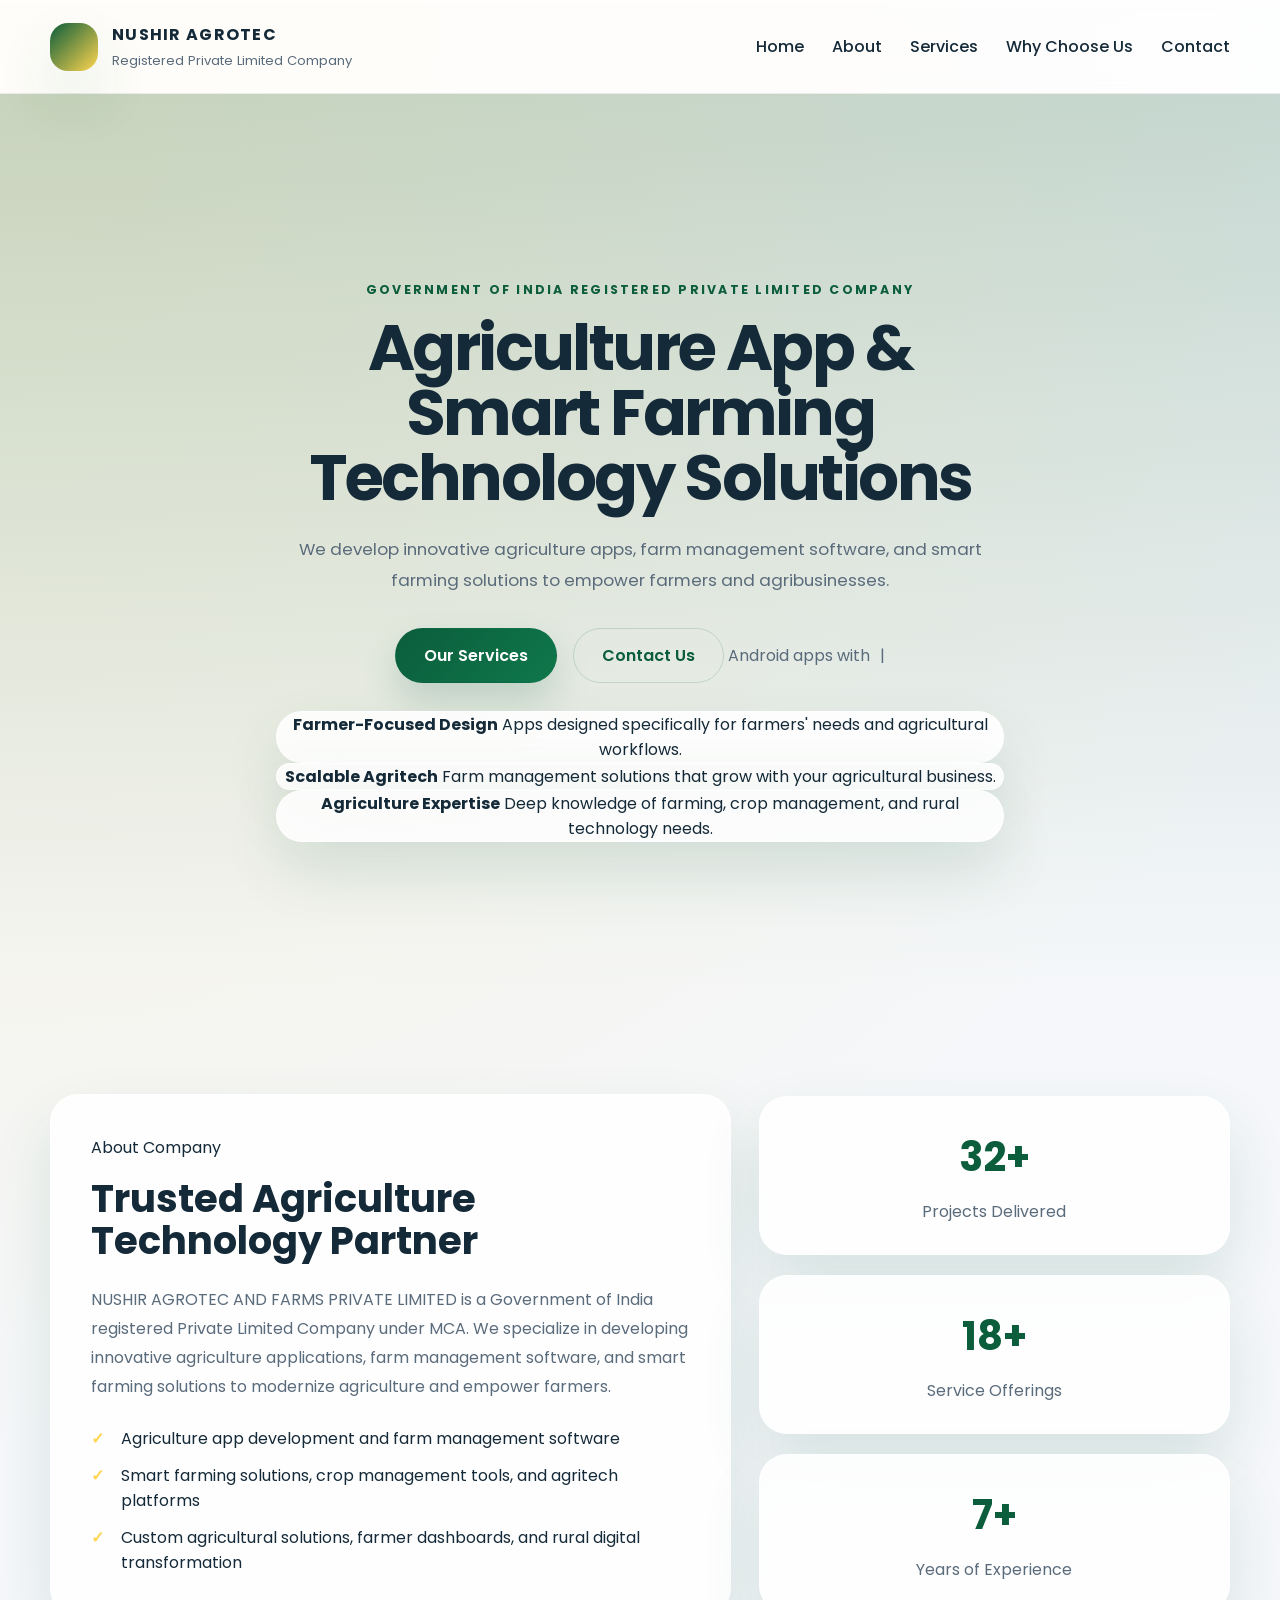
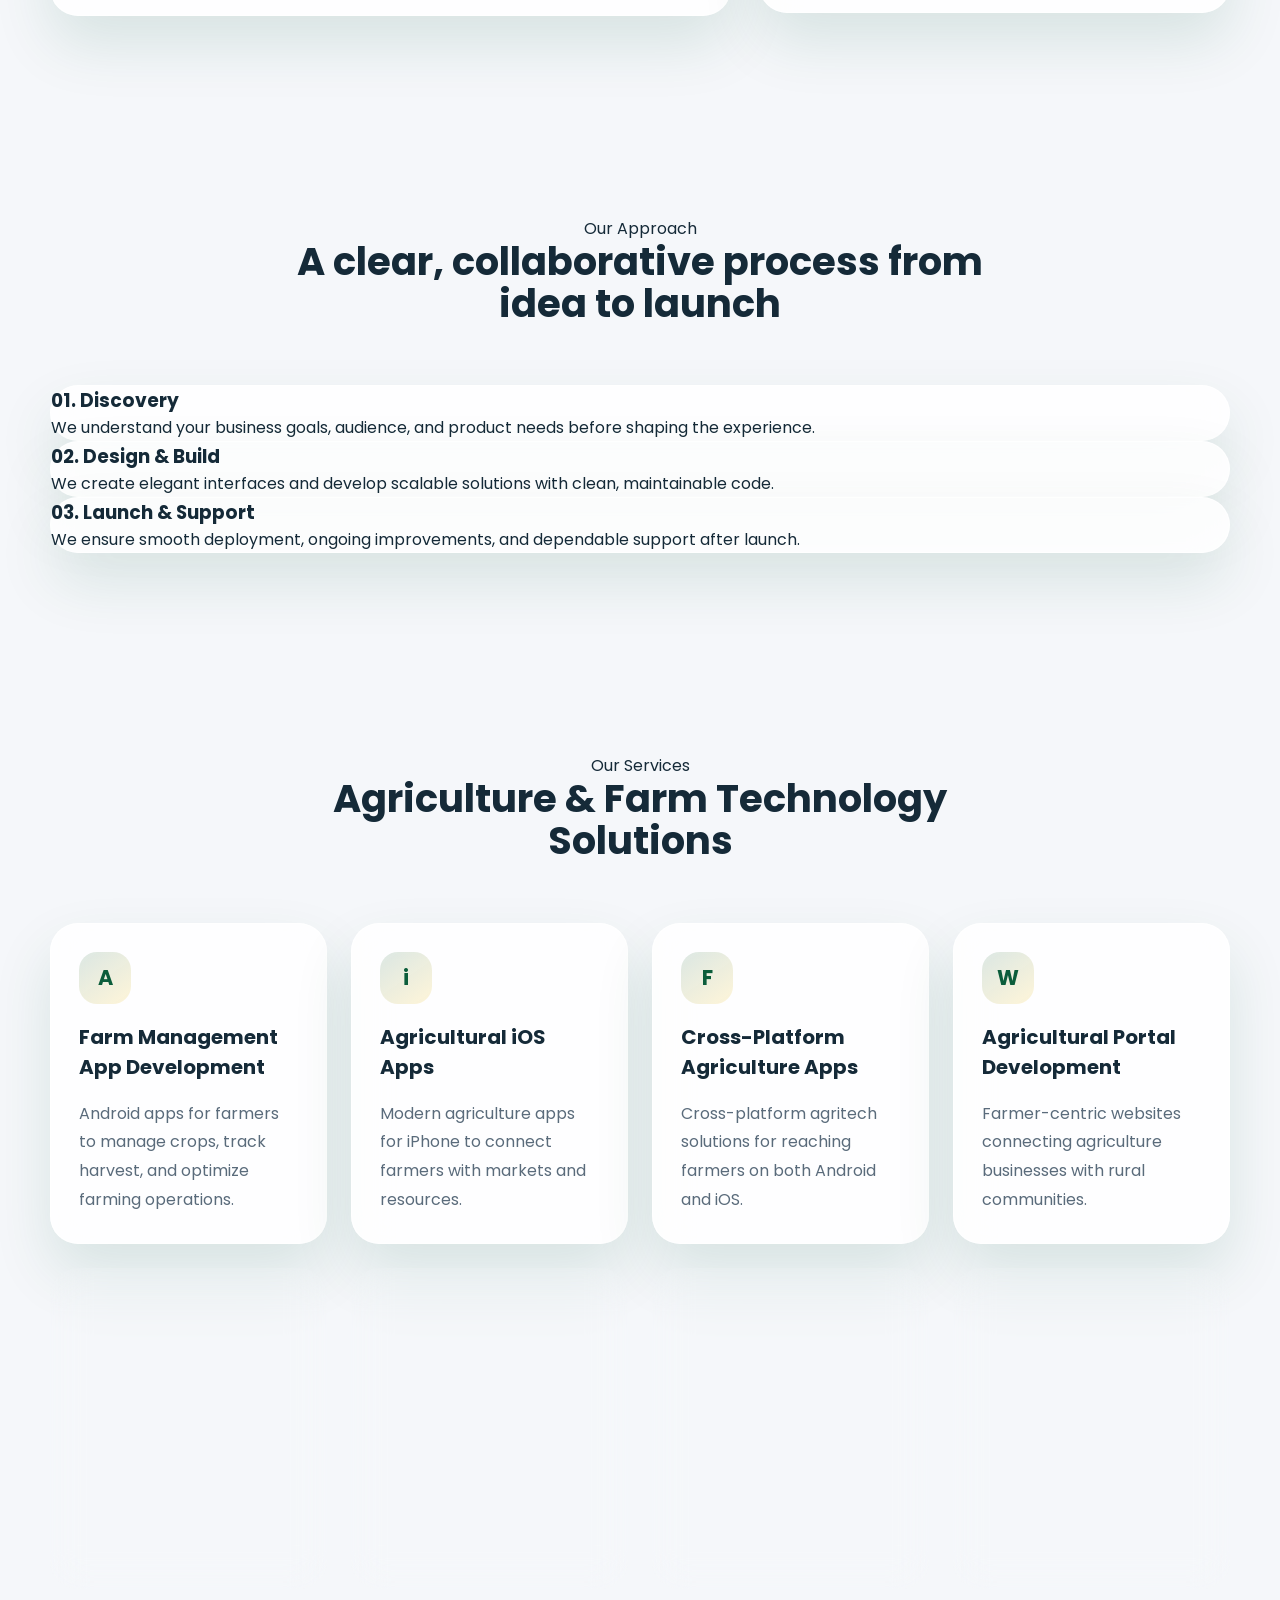
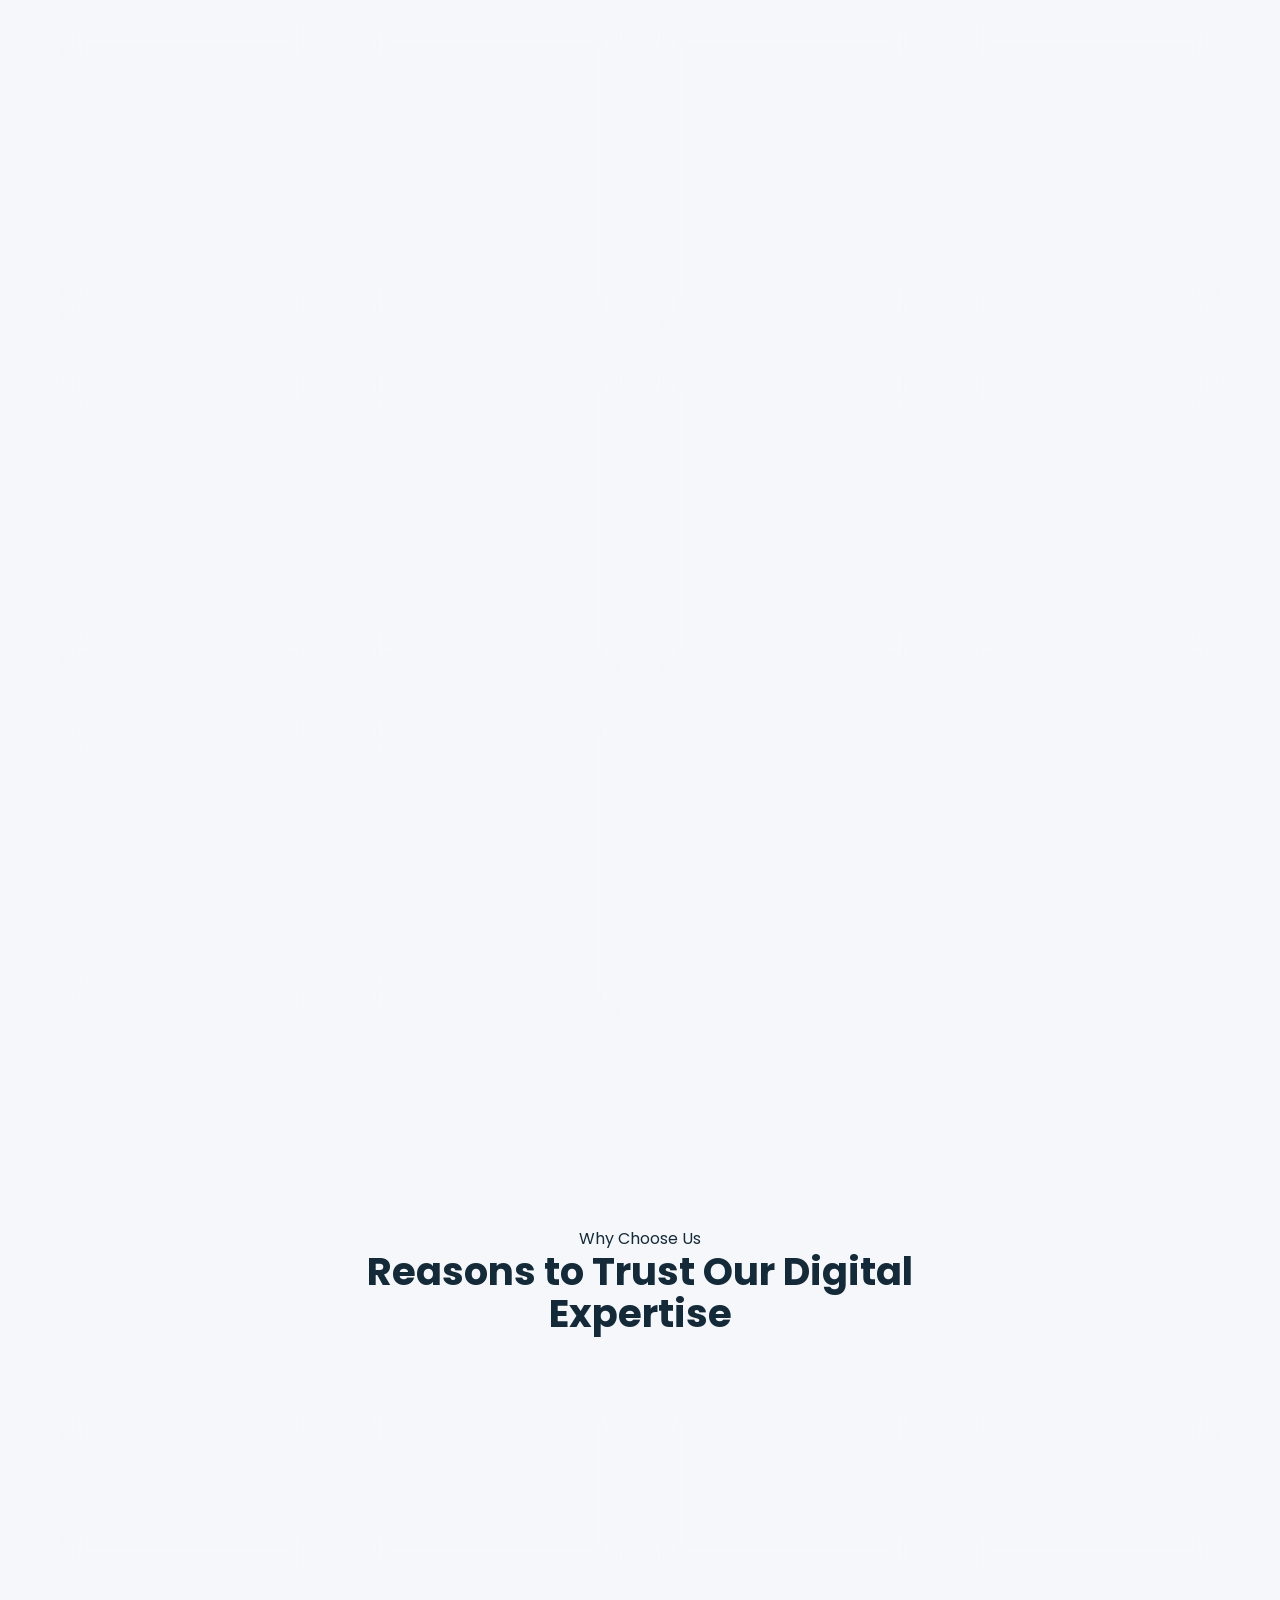
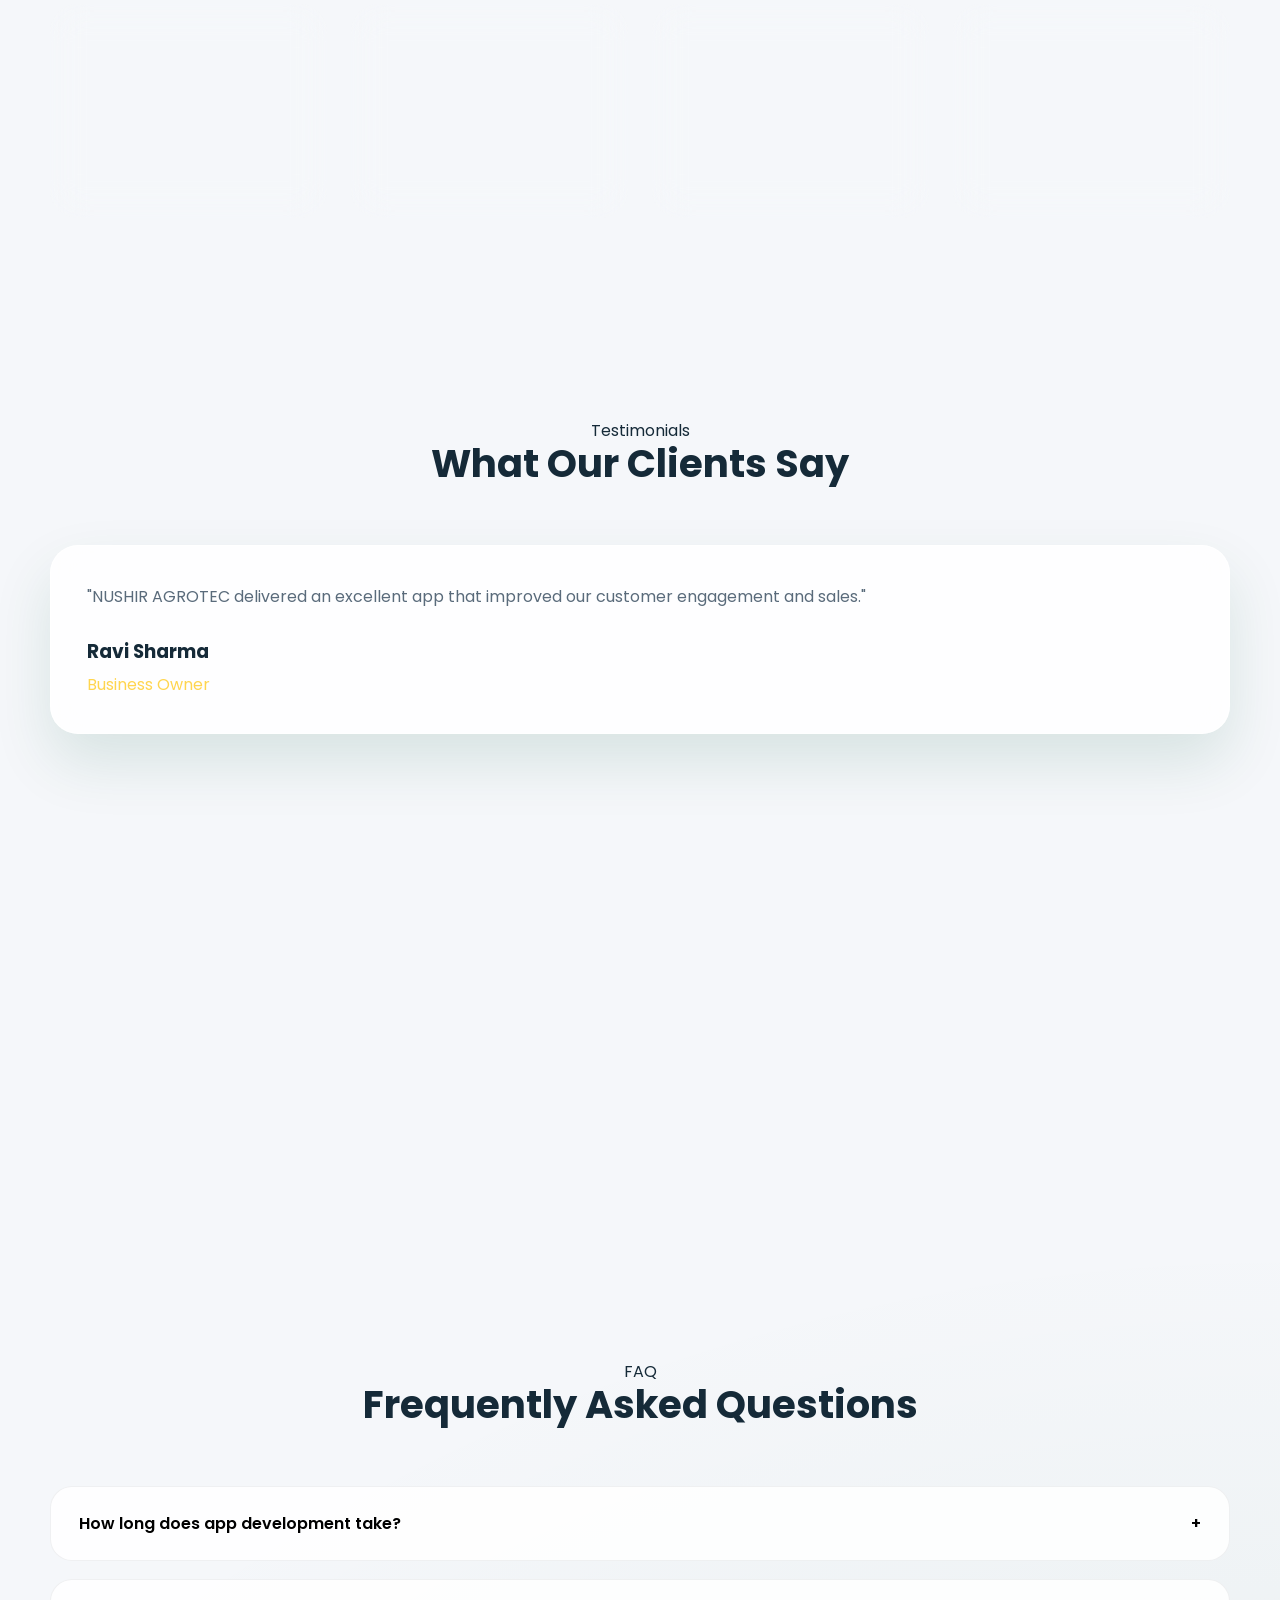
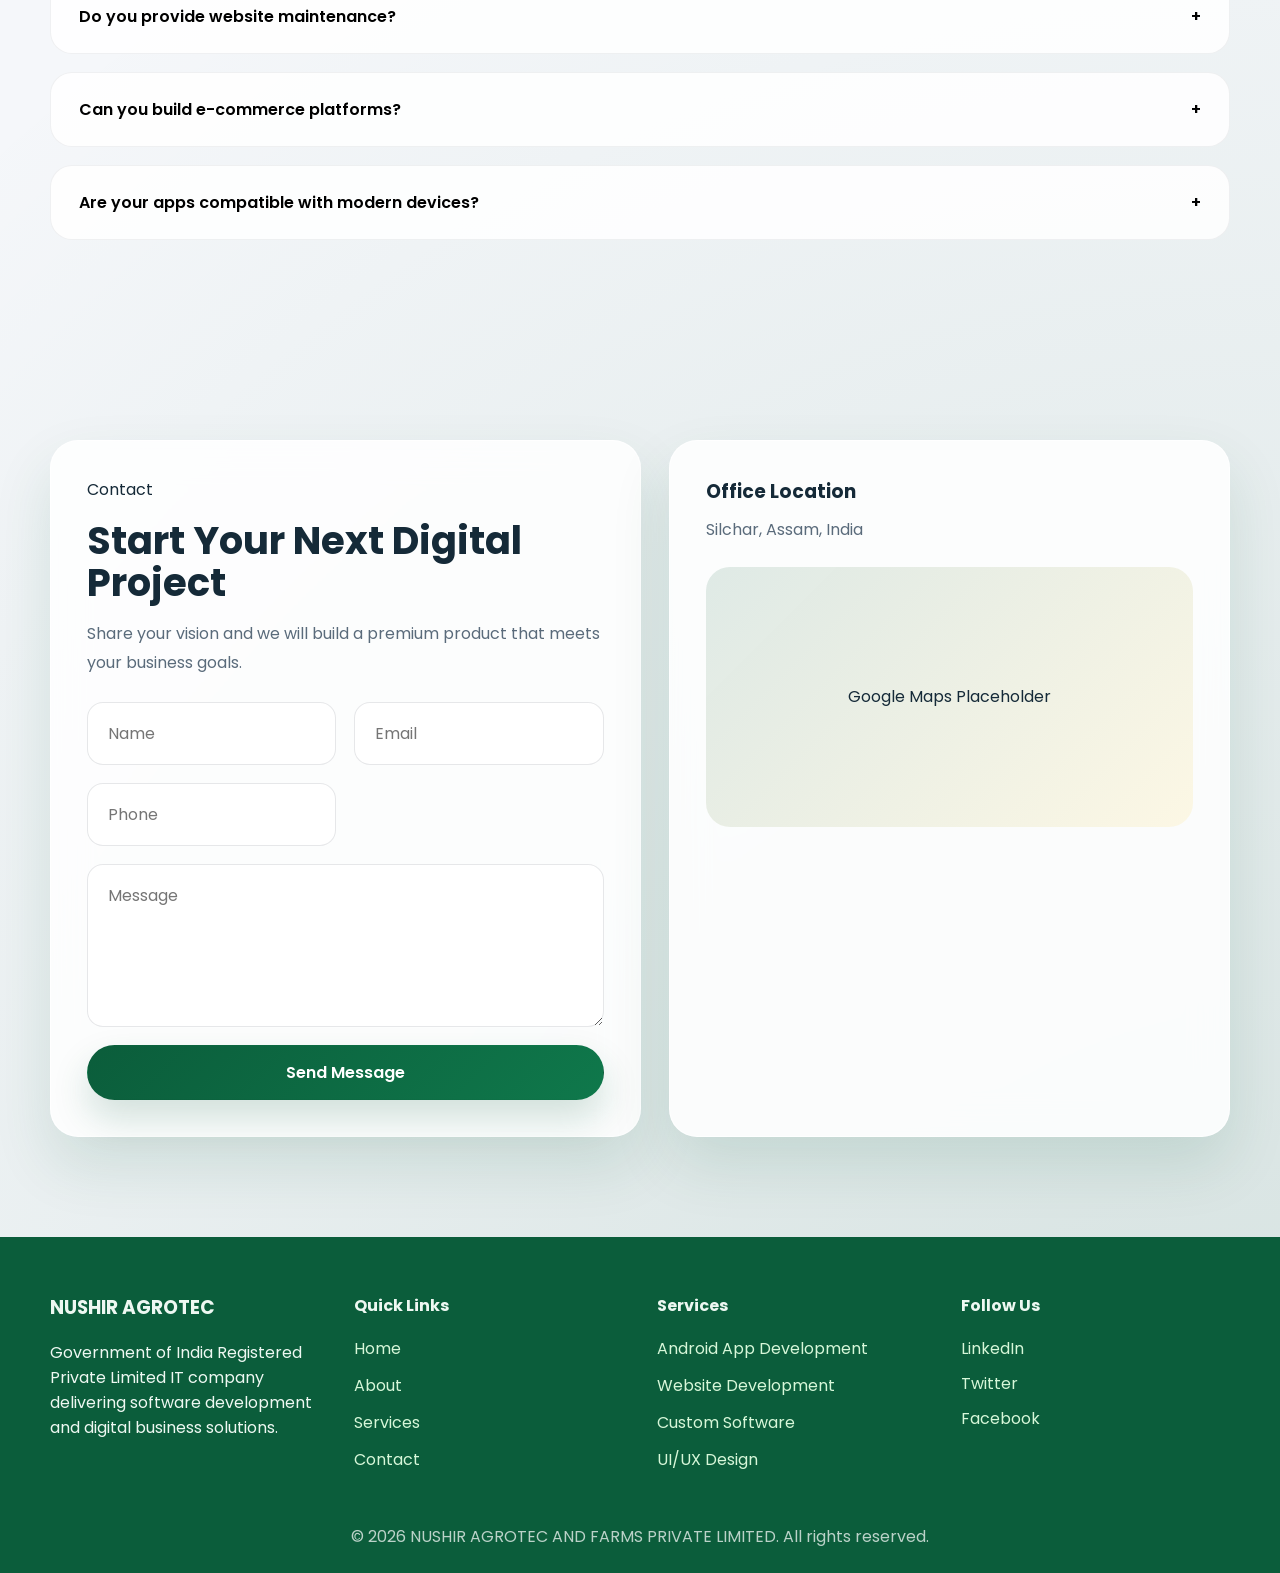
<file: index.html>
﻿<!DOCTYPE html>
<html lang="en">
<head>
<meta charset="UTF-8">
<meta name="viewport" content="width=device-width, initial-scale=1.0">
<meta name="google-site-verification" content="G2tlE2w9IeE8qs14b7oWgtaxmBId5tnCwa9XfMjeyQA" />
<title>NUSHIR AGROTEC | Agriculture App & Farm Management Solutions</title>
<meta name="description" content="NUSHIR AGROTEC AND FARMS PRIVATE LIMITED is a Government of India registered IT company specializing in agriculture app development, farm management software, agricultural solutions, and smart farming technology.">
<meta name="keywords" content="agriculture app development, farm management app, agricultural software, smart farming, agritech solutions, farmer app development, crop management software, precision agriculture">
<meta property="og:title" content="NUSHIR AGROTEC AND FARMS PRIVATE LIMITED | Agriculture App & Smart Farming Solutions">
<meta property="og:description" content="Specialized agriculture app development, farm management software, and smart farming solutions from a trusted Government of India registered company.">
<meta property="og:type" content="website">
<meta property="og:url" content="http://localhost:8000">
<meta property="og:image" content="assets/favicon.svg">
<meta name="twitter:card" content="summary_large_image">
<meta name="twitter:title" content="NUSHIR AGROTEC | Agriculture & Farm Tech Solutions">
<meta name="twitter:description" content="Agriculture app development, farm management software, and smart farming solutions from a trusted Government of India registered company.">
<link rel="icon" href="assets/favicon.svg" type="image/svg+xml">
<link rel="preconnect" href="https://fonts.googleapis.com">
<link rel="preconnect" href="https://fonts.gstatic.com" crossorigin>
<link href="https://fonts.googleapis.com/css2?family=Poppins:wght@300;400;500;600;700;800&display=swap" rel="stylesheet">
<link rel="stylesheet" href="style.css">
</head>
<body>
<div class="progress-wrap"><div class="progress-bar"></div></div>
<div class="preloader"><div class="loader-ring"></div></div>
<header class="header">
  <div class="container header-inner">
    <a href="#home" class="logo">
      <span class="brand-mark"></span>
      <div>
        <h1>NUSHIR AGROTEC</h1>
        <p>Registered Private Limited Company</p>
      </div>
    </a>
    <button class="nav-toggle" aria-label="Toggle navigation">
      <span></span><span></span><span></span>
    </button>
    <nav class="nav-menu">
      <a href="#home" class="nav-link">Home</a>
      <a href="#about" class="nav-link">About</a>
      <a href="#services" class="nav-link">Services</a>
      <a href="#why" class="nav-link">Why Choose Us</a>
      <a href="#contact" class="nav-link">Contact</a>
    </nav>
  </div>
</header>

<section id="home" class="hero-section">
  <div class="hero-overlay"></div>
  <div class="container hero-content">
    <p class="eyebrow">Government of India Registered Private Limited Company</p>
    <h2>Agriculture App & Smart Farming Technology Solutions</h2>
    <p class="hero-copy">We develop innovative agriculture apps, farm management software, and smart farming solutions to empower farmers and agribusinesses.</p>
    <div class="hero-actions">
      <a href="#services" class="btn btn-primary">Our Services</a>
      <a href="#contact" class="btn btn-secondary">Contact Us</a>
    </div>
    <p class="typing-line"> <span class="typing-text"></span><span class="cursor">|</span></p>
    <div class="hero-highlights">
      <div class="highlight-card glass-card">
        <strong>Farmer-Focused Design</strong>
        <span>Apps designed specifically for farmers' needs and agricultural workflows.</span>
      </div>
      <div class="highlight-card glass-card">
        <strong>Scalable Agritech</strong>
        <span>Farm management solutions that grow with your agricultural business.</span>
      </div>
      <div class="highlight-card glass-card">
        <strong>Agriculture Expertise</strong>
        <span>Deep knowledge of farming, crop management, and rural technology needs.</span>
      </div>
    </div>
  </div>
</section>

<section id="about" class="section about-section">
  <div class="container section-grid">
    <div class="about-card glass-card">
      <span class="section-label">About Company</span>
      <h2>Trusted Agriculture Technology Partner</h2>
      <p>NUSHIR AGROTEC AND FARMS PRIVATE LIMITED is a Government of India registered Private Limited Company under MCA. We specialize in developing innovative agriculture applications, farm management software, and smart farming solutions to modernize agriculture and empower farmers.</p>
      <ul class="about-list">
        <li>Agriculture app development and farm management software</li>
        <li>Smart farming solutions, crop management tools, and agritech platforms</li>
        <li>Custom agricultural solutions, farmer dashboards, and rural digital transformation</li>
      </ul>
    </div>
    <div class="about-stats">
      <div class="stat-card glass-card">
        <h3><span class="counter" data-target="32">0</span>+</h3>
        <p>Projects Delivered</p>
      </div>
      <div class="stat-card glass-card">
        <h3><span class="counter" data-target="18">0</span>+</h3>
        <p>Service Offerings</p>
      </div>
      <div class="stat-card glass-card">
        <h3><span class="counter" data-target="7">0</span>+</h3>
        <p>Years of Experience</p>
      </div>
    </div>
  </div>
</section>

<section class="section process-section">
  <div class="container">
    <div class="section-header">
      <span class="section-label">Our Approach</span>
      <h2>A clear, collaborative process from idea to launch</h2>
    </div>
    <div class="process-grid">
      <article class="process-card glass-card">
        <h3>01. Discovery</h3>
        <p>We understand your business goals, audience, and product needs before shaping the experience.</p>
      </article>
      <article class="process-card glass-card">
        <h3>02. Design & Build</h3>
        <p>We create elegant interfaces and develop scalable solutions with clean, maintainable code.</p>
      </article>
      <article class="process-card glass-card">
        <h3>03. Launch & Support</h3>
        <p>We ensure smooth deployment, ongoing improvements, and dependable support after launch.</p>
      </article>
    </div>
  </div>
</section>

<section id="services" class="section services-section">
  <div class="container">
    <div class="section-header">
      <span class="section-label">Our Services</span>
      <h2>Agriculture & Farm Technology Solutions</h2>
    </div>
    <div class="services-grid">
      <article class="service-card glass-card">
        <div class="service-icon">A</div>
        <h3>Farm Management App Development</h3>
        <p>Android apps for farmers to manage crops, track harvest, and optimize farming operations.</p>
      </article>
      <article class="service-card glass-card">
        <div class="service-icon">i</div>
        <h3>Agricultural iOS Apps</h3>
        <p>Modern agriculture apps for iPhone to connect farmers with markets and resources.</p>
      </article>
      <article class="service-card glass-card">
        <div class="service-icon">F</div>
        <h3>Cross-Platform Agriculture Apps</h3>
        <p>Cross-platform agritech solutions for reaching farmers on both Android and iOS.</p>
      </article>
      <article class="service-card glass-card">
        <div class="service-icon">W</div>
        <h3>Agricultural Portal Development</h3>
        <p>Farmer-centric websites connecting agriculture businesses with rural communities.</p>
      </article>
      <article class="service-card glass-card">
        <div class="service-icon">S</div>
        <h3>Agritech Software Solutions</h3>
        <p>Custom agricultural software for crop planning, livestock management, and supply chain.</p>
      </article>
      <article class="service-card glass-card">
        <div class="service-icon">U</div>
        <h3>Farmer-Centric UI/UX Design</h3>
        <p>Intuitive agricultural interfaces designed for farmers with varying tech literacy.</p>
      </article>
      <article class="service-card glass-card">
        <div class="service-icon">P</div>
        <h3>Agricultural Data APIs</h3>
        <p>APIs connecting weather data, crop information, market prices, and farm analytics.</p>
      </article>
      <article class="service-card glass-card">
        <div class="service-icon">D</div>
        <h3>Agricultural Database Solutions</h3>
        <p>Robust systems for crop data, farm records, yield tracking, and farmer profiles.</p>
      </article>
      <article class="service-card glass-card">
        <div class="service-icon">C</div>
        <h3>Cloud Infrastructure for Agritech</h3>
        <p>Secure cloud solutions for farming data, real-time weather updates, and farm operations.</p>
      </article>
      <article class="service-card glass-card">
        <div class="service-icon">B</div>
        <h3>Farm Operation Automation</h3>
        <p>Workflow automation for crop scheduling, irrigation systems, and farm management.</p>
      </article>
      <article class="service-card glass-card">
        <div class="service-icon">E</div>
        <h3>Farmer-to-Market E-commerce</h3>
        <p>Digital platforms connecting farmers directly to buyers and agricultural markets.</p>
      </article>
      <article class="service-card glass-card">
        <div class="service-icon">P</div>
        <h3>Agricultural Enterprise Portals</h3>
        <p>Comprehensive platforms for agribusiness companies to manage operations and partners.</p>
      </article>
      <article class="service-card glass-card">
        <div class="service-icon">L</div>
        <h3>Agritech Campaign Pages</h3>
        <p>Targeted pages promoting agricultural innovations and reaching farming communities.</p>
      </article>
      <article class="service-card glass-card">
        <div class="service-icon">C</div>
        <h3>Agricultural Company Websites</h3>
        <p>Professional websites for agribusiness firms, seed companies, and farm cooperatives.</p>
      </article>
      <article class="service-card glass-card">
        <div class="service-icon">M</div>
        <h3>App Maintenance & Support</h3>
        <p>Ongoing support to keep your mobile apps secure, updated, and stable.</p>
      </article>
      <article class="service-card glass-card">
        <div class="service-icon">W</div>
        <h3>Website Maintenance</h3>
        <p>Reliable website care to ensure uptime, security, and continuous improvements.</p>
      </article>
      <article class="service-card glass-card">
        <div class="service-icon">F</div>
        <h3>Bug Fixing & Performance Optimization</h3>
        <p>Technical improvements that resolve issues and speed up digital products.</p>
      </article>
      <article class="service-card glass-card">
        <div class="service-icon">D</div>
        <h3>Digital Business Solutions</h3>
        <p>Complete digital transformation services for modern businesses.</p>
      </article>
    </div>
  </div>
</section>

<section id="why" class="section why-section">
  <div class="container">
    <div class="section-header">
      <span class="section-label">Why Choose Us</span>
      <h2>Reasons to Trust Our Digital Expertise</h2>
    </div>
    <div class="why-grid">
      <div class="why-card glass-card"><h3>Professional Team</h3><p>Experienced developers and designers working together.</p></div>
      <div class="why-card glass-card"><h3>Quality Work</h3><p>Delivering polished and reliable digital experiences.</p></div>
      <div class="why-card glass-card"><h3>Affordable Pricing</h3><p>Cost-effective services without compromising quality.</p></div>
      <div class="why-card glass-card"><h3>On-Time Delivery</h3><p>Project plans focused on punctual and consistent delivery.</p></div>
      <div class="why-card glass-card"><h3>Modern Technologies</h3><p>Built with current web standards and best practices.</p></div>
      <div class="why-card glass-card"><h3>Reliable Support</h3><p>Ongoing assistance for maintenance and updates.</p></div>
      <div class="why-card glass-card"><h3>Government Registered Company</h3><p>Trust and credibility backed by MCA registration.</p></div>
      <div class="why-card glass-card"><h3>Customer Satisfaction</h3><p>Client-first approach with long-term relationships.</p></div>
    </div>
  </div>
</section>

<section class="section testimonials-section">
  <div class="container">
    <div class="section-header">
      <span class="section-label">Testimonials</span>
      <h2>What Our Clients Say</h2>
    </div>
    <div class="testimonial-slider">
      <article class="testimonial-card active glass-card">
        <p>"NUSHIR AGROTEC delivered an excellent app that improved our customer engagement and sales."</p>
        <h3>Ravi Sharma</h3>
        <span>Business Owner</span>
      </article>
      <article class="testimonial-card glass-card">
        <p>"The website development process was smooth, and the final product looks premium and modern."</p>
        <h3>Priya Das</h3>
        <span>Marketing Head</span>
      </article>
      <article class="testimonial-card glass-card">
        <p>"Their custom software solution helped us automate key workflows and save time."</p>
        <h3>Arjun Singh</h3>
        <span>Operations Manager</span>
      </article>
    </div>
  </div>
</section>

<section class="section faq-section">
  <div class="container">
    <div class="section-header">
      <span class="section-label">FAQ</span>
      <h2>Frequently Asked Questions</h2>
    </div>
    <div class="faq-grid">
      <div class="faq-item">
        <button class="faq-question"><span>How long does app development take?</span><span class="faq-icon">+</span></button>
        <div class="faq-content"><p>App development timelines vary depending on complexity, but most projects complete in 6–12 weeks.</p></div>
      </div>
      <div class="faq-item">
        <button class="faq-question"><span>Do you provide website maintenance?</span><span class="faq-icon">+</span></button>
        <div class="faq-content"><p>Yes, we offer website maintenance, bug fixing, updates, and performance optimization packages.</p></div>
      </div>
      <div class="faq-item">
        <button class="faq-question"><span>Can you build e-commerce platforms?</span><span class="faq-icon">+</span></button>
        <div class="faq-content"><p>Absolutely. We build e-commerce websites with secure payment integration and user-friendly shopping experiences.</p></div>
      </div>
      <div class="faq-item">
        <button class="faq-question"><span>Are your apps compatible with modern devices?</span><span class="faq-icon">+</span></button>
        <div class="faq-content"><p>Yes, we design apps for current Android and iOS standards, ensuring compatibility and performance.</p></div>
      </div>
    </div>
  </div>
</section>

<section id="contact" class="section contact-section">
  <div class="container section-grid">
    <div class="contact-card glass-card">
      <span class="section-label">Contact</span>
      <h2>Start Your Next Digital Project</h2>
      <p>Share your vision and we will build a premium product that meets your business goals.</p>
      <form class="contact-form">
        <div class="form-row">
          <input type="text" placeholder="Name" required>
          <input type="email" placeholder="Email" required>
        </div>
        <div class="form-row">
          <input type="tel" placeholder="Phone" required>
        </div>
        <textarea placeholder="Message" rows="5" required></textarea>
        <button type="submit" class="btn btn-primary">Send Message</button>
      </form>
    </div>
    <div class="contact-info glass-card">
      <div class="contact-block">
        <h3>Office Location</h3>
        <p>Silchar, Assam, India</p>
      </div>
      <div class="contact-map">
        <span>Google Maps Placeholder</span>
      </div>
    </div>
  </div>
</section>

<footer class="footer">
  <div class="container footer-grid">
    <div>
      <h3>NUSHIR AGROTEC</h3>
      <p>Government of India Registered Private Limited IT company delivering software development and digital business solutions.</p>
    </div>
    <div>
      <h4>Quick Links</h4>
      <a href="#home">Home</a>
      <a href="#about">About</a>
      <a href="#services">Services</a>
      <a href="#contact">Contact</a>
    </div>
    <div>
      <h4>Services</h4>
      <a href="#services">Android App Development</a>
      <a href="#services">Website Development</a>
      <a href="#services">Custom Software</a>
      <a href="#services">UI/UX Design</a>
    </div>
    <div>
      <h4>Follow Us</h4>
      <div class="social-links">
        <a href="#">LinkedIn</a>
        <a href="#">Twitter</a>
        <a href="#">Facebook</a>
      </div>
    </div>
  </div>
  <p class="footer-note">© 2026 NUSHIR AGROTEC AND FARMS PRIVATE LIMITED. All rights reserved.</p>
</footer>

<button class="scroll-top" aria-label="Scroll to top">↑</button>

<script src="script.js"></script>
</body>
</html>
</file>
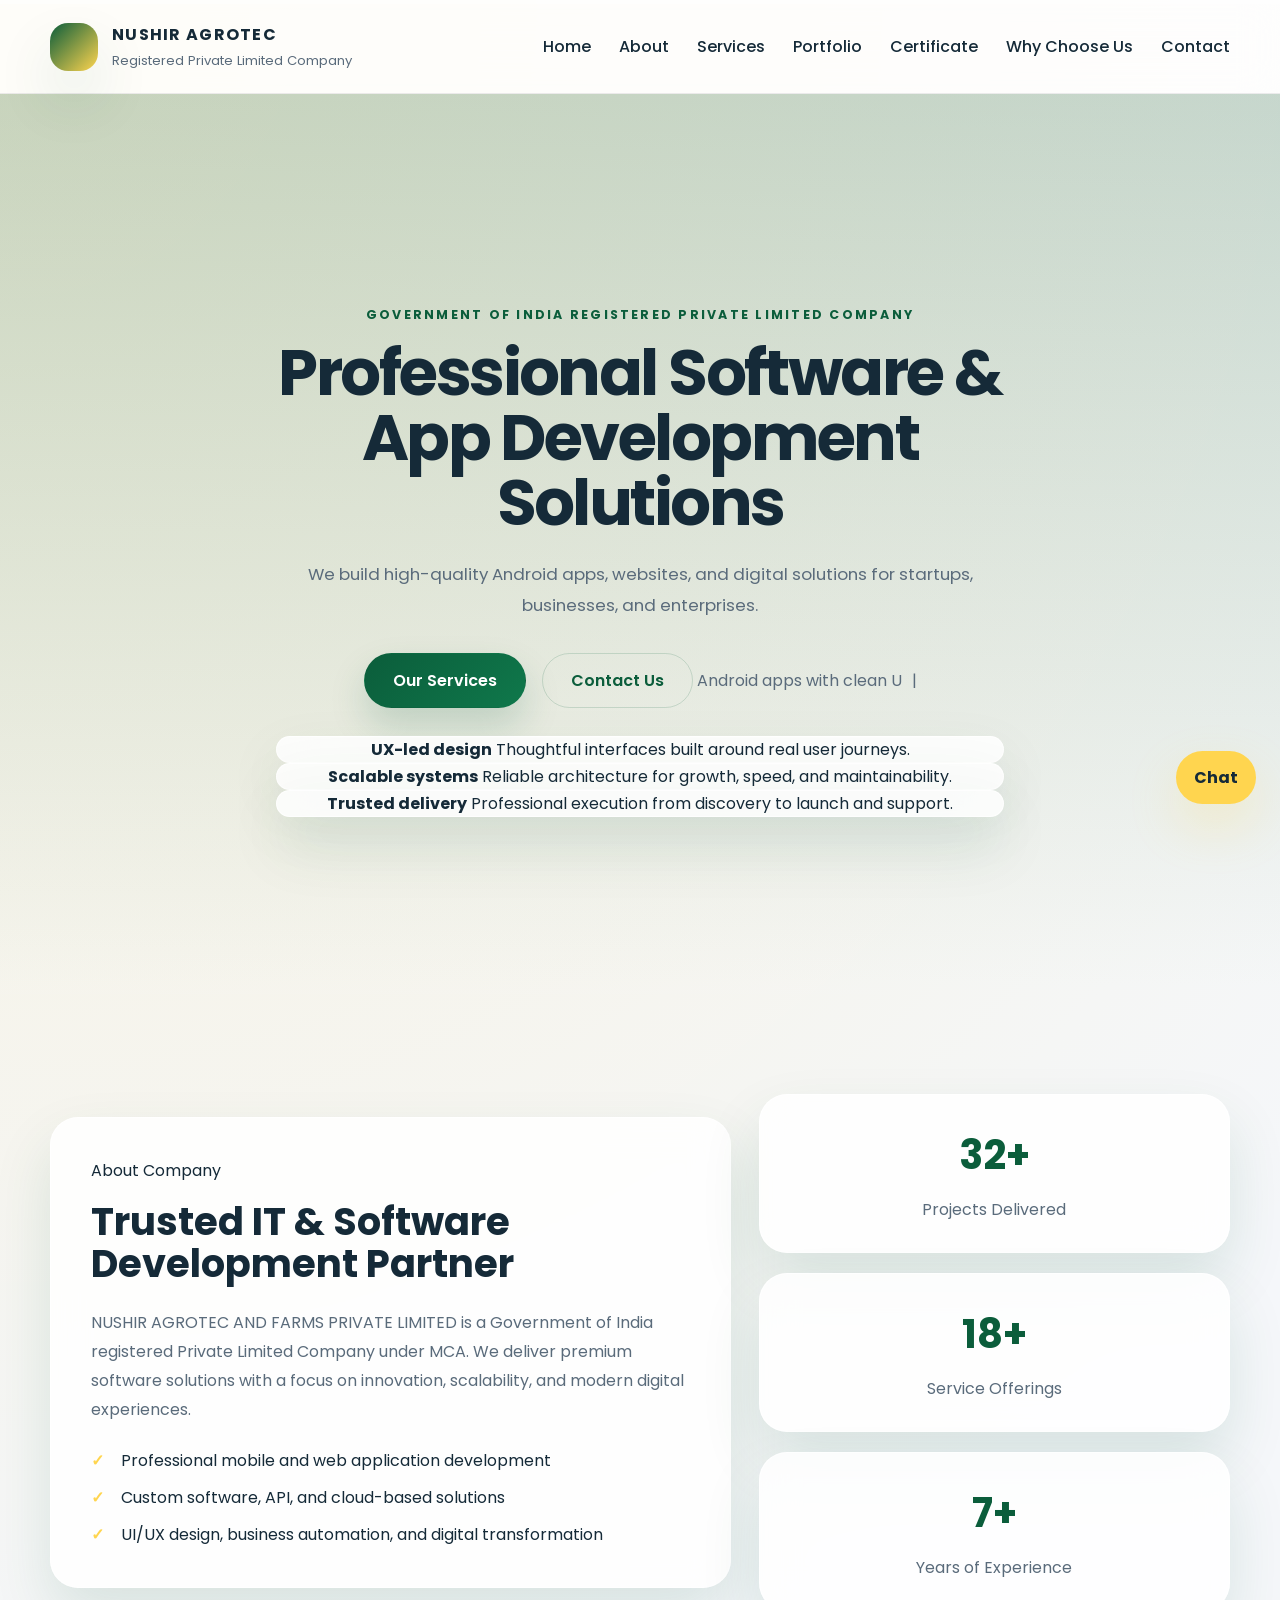
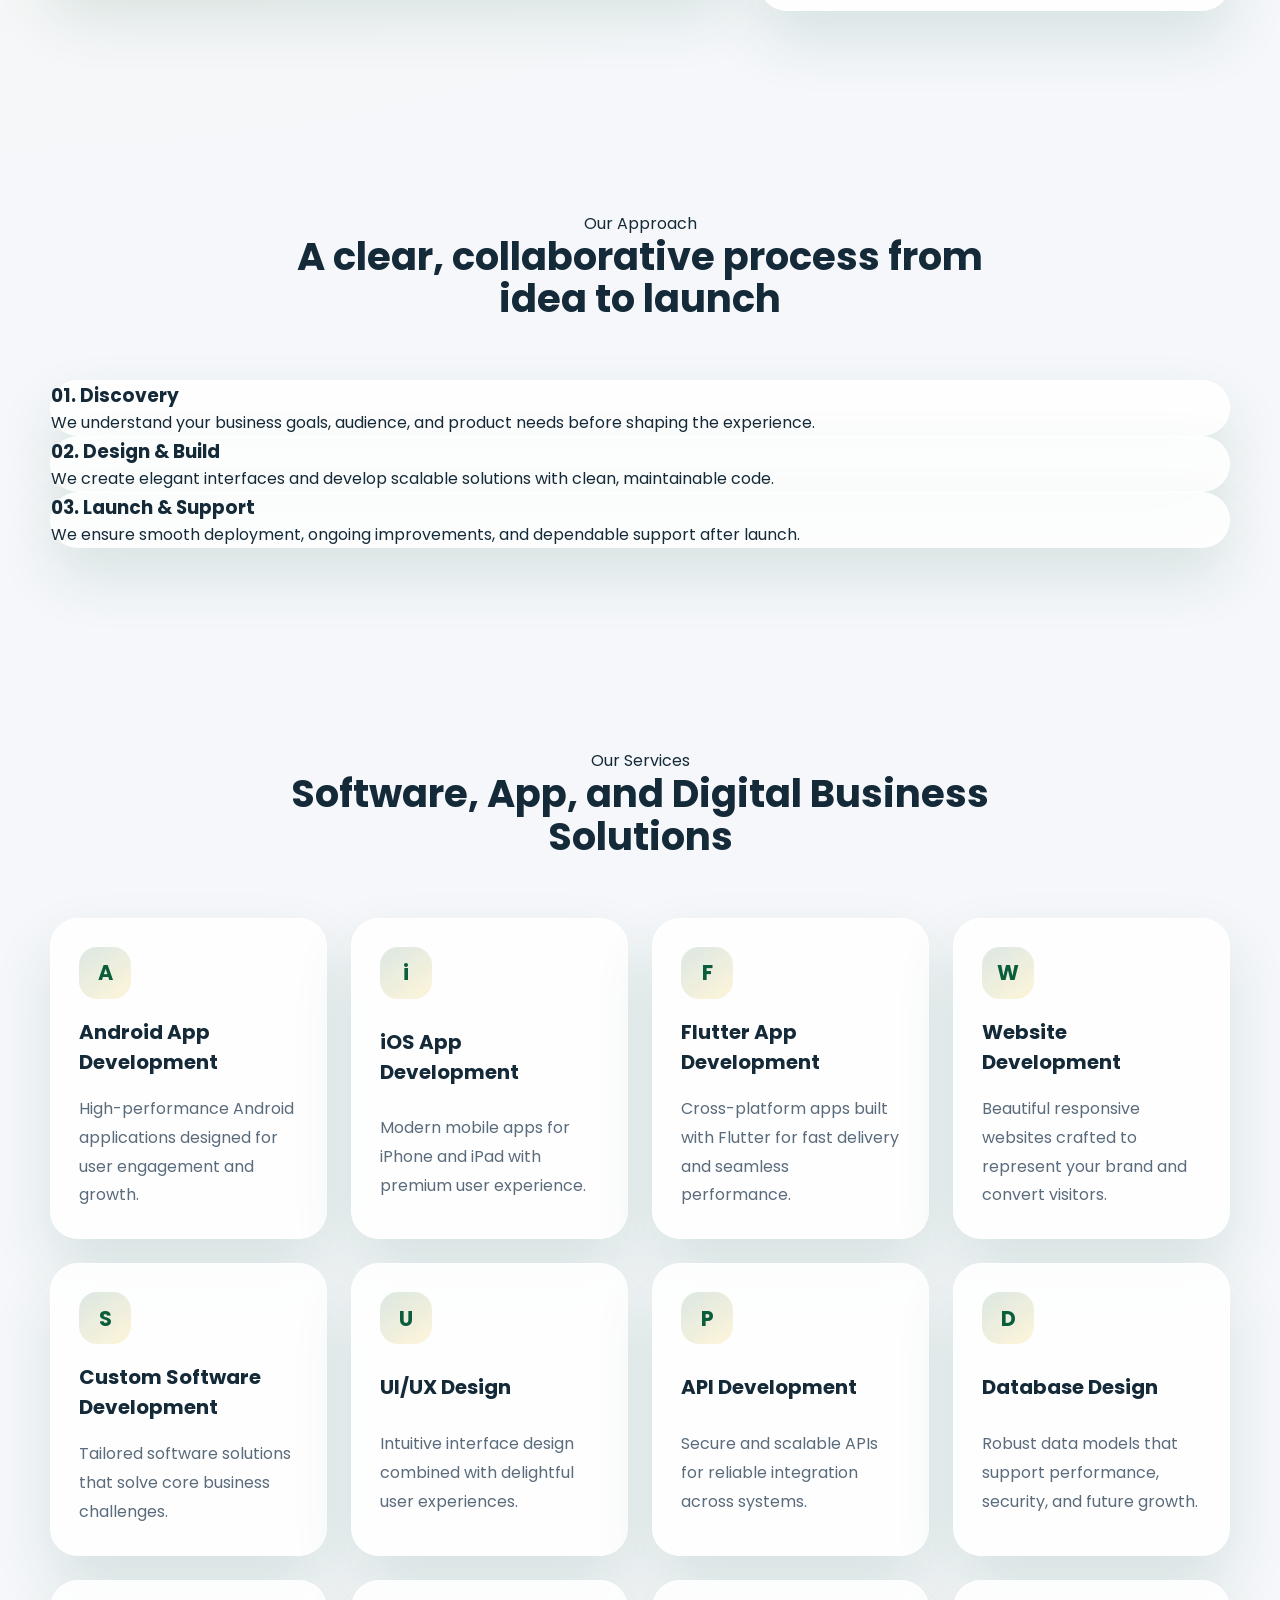
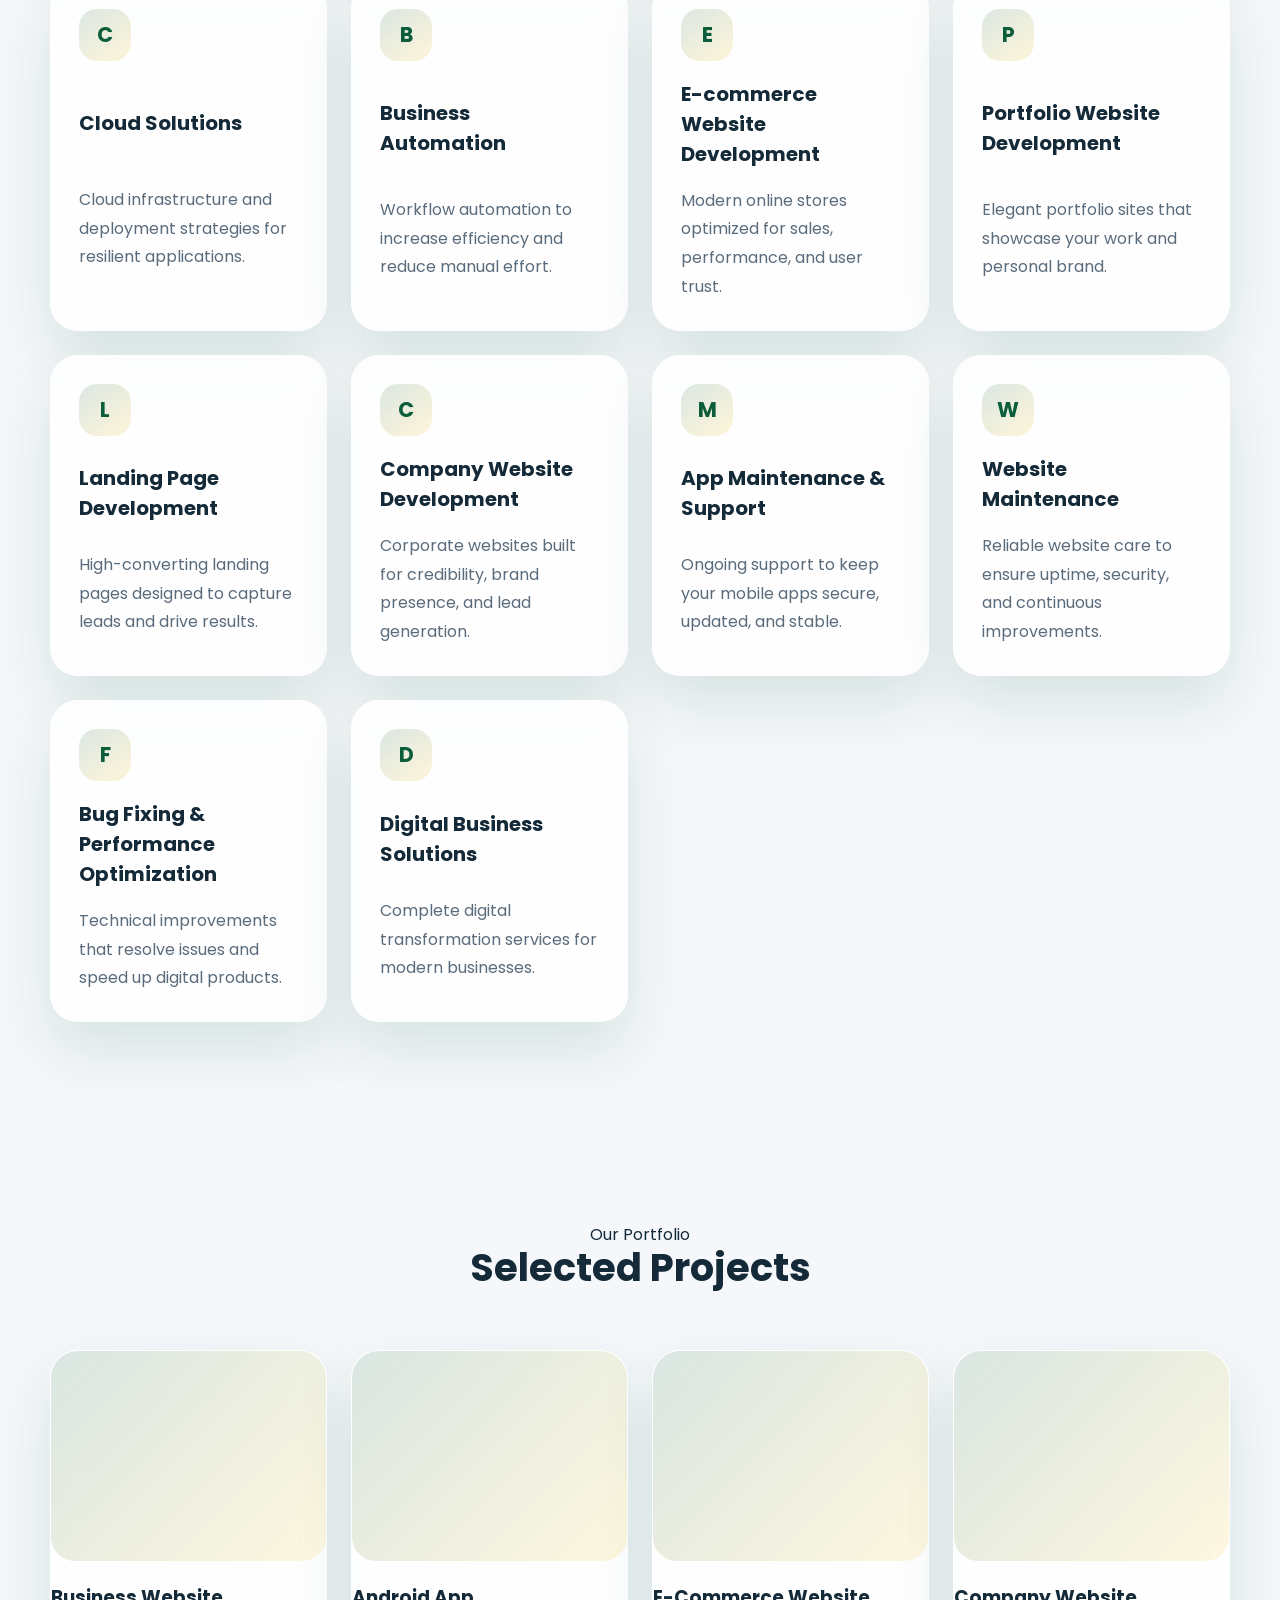
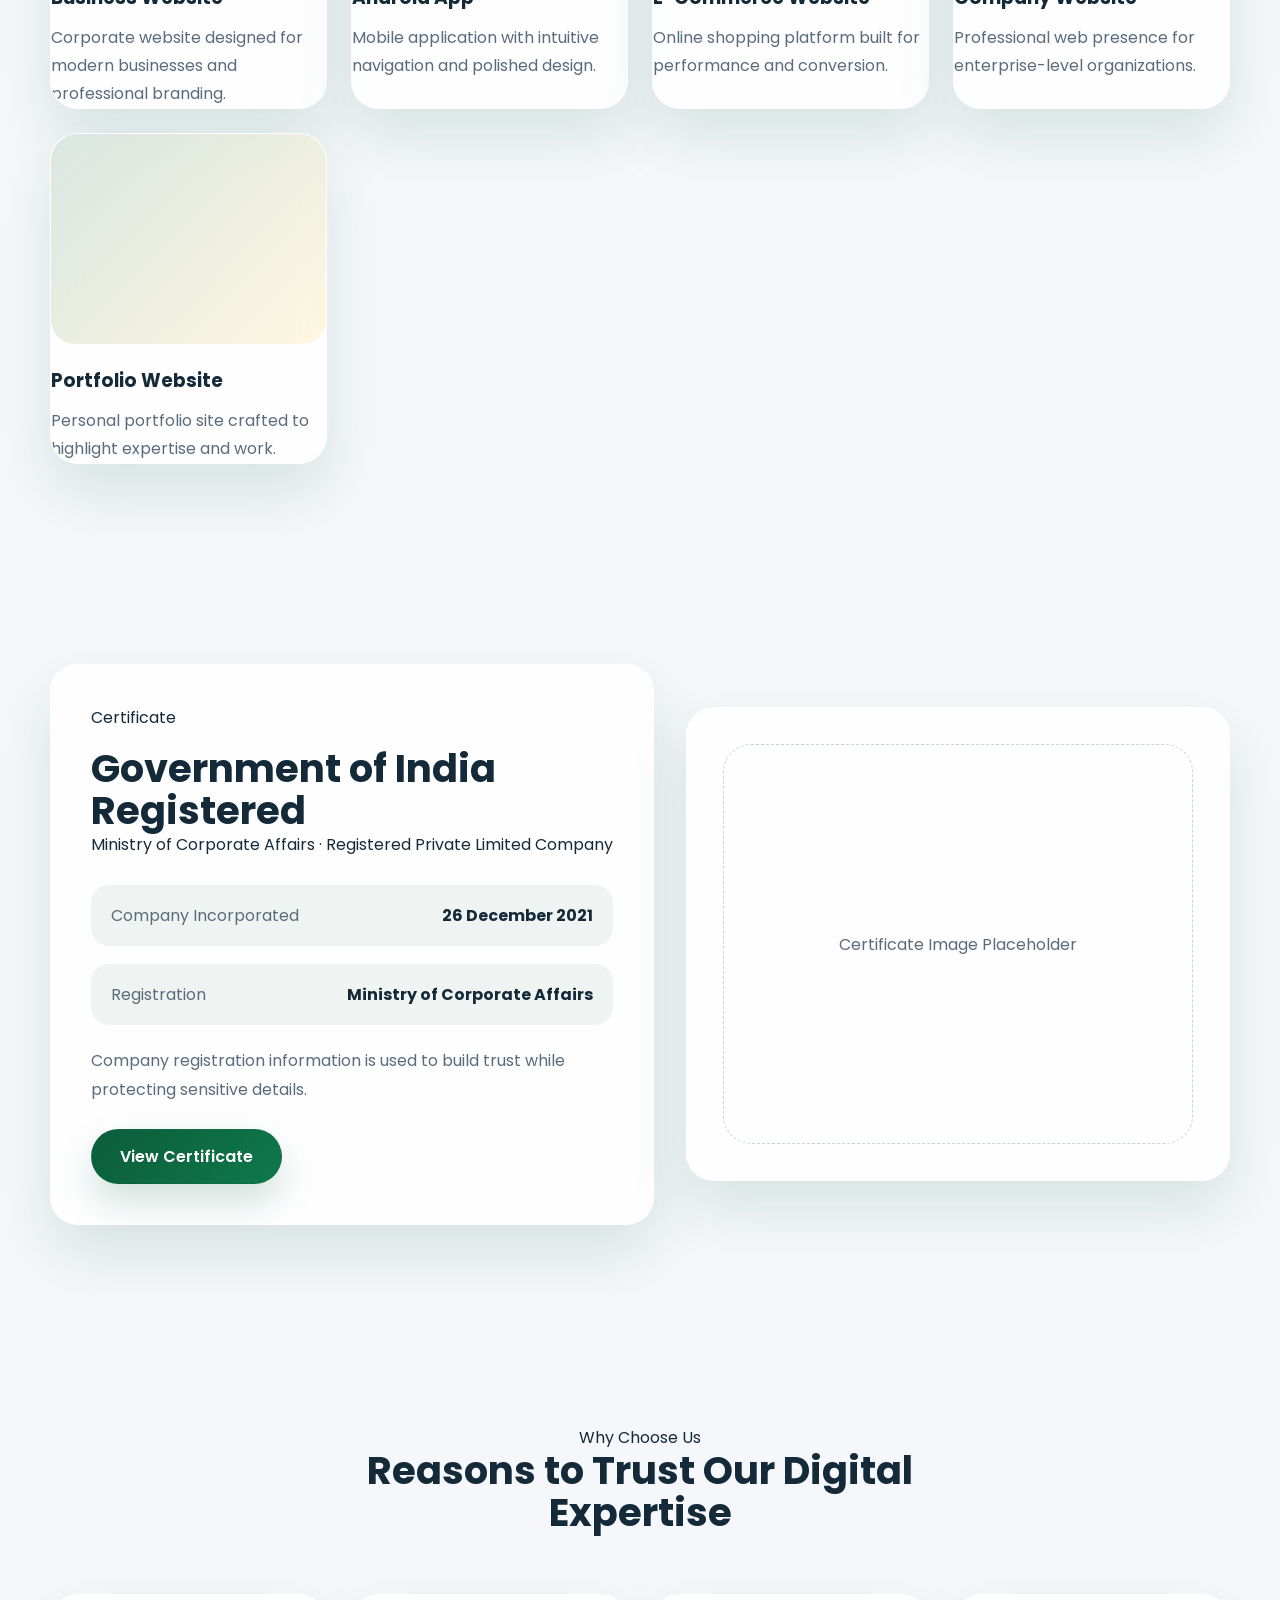
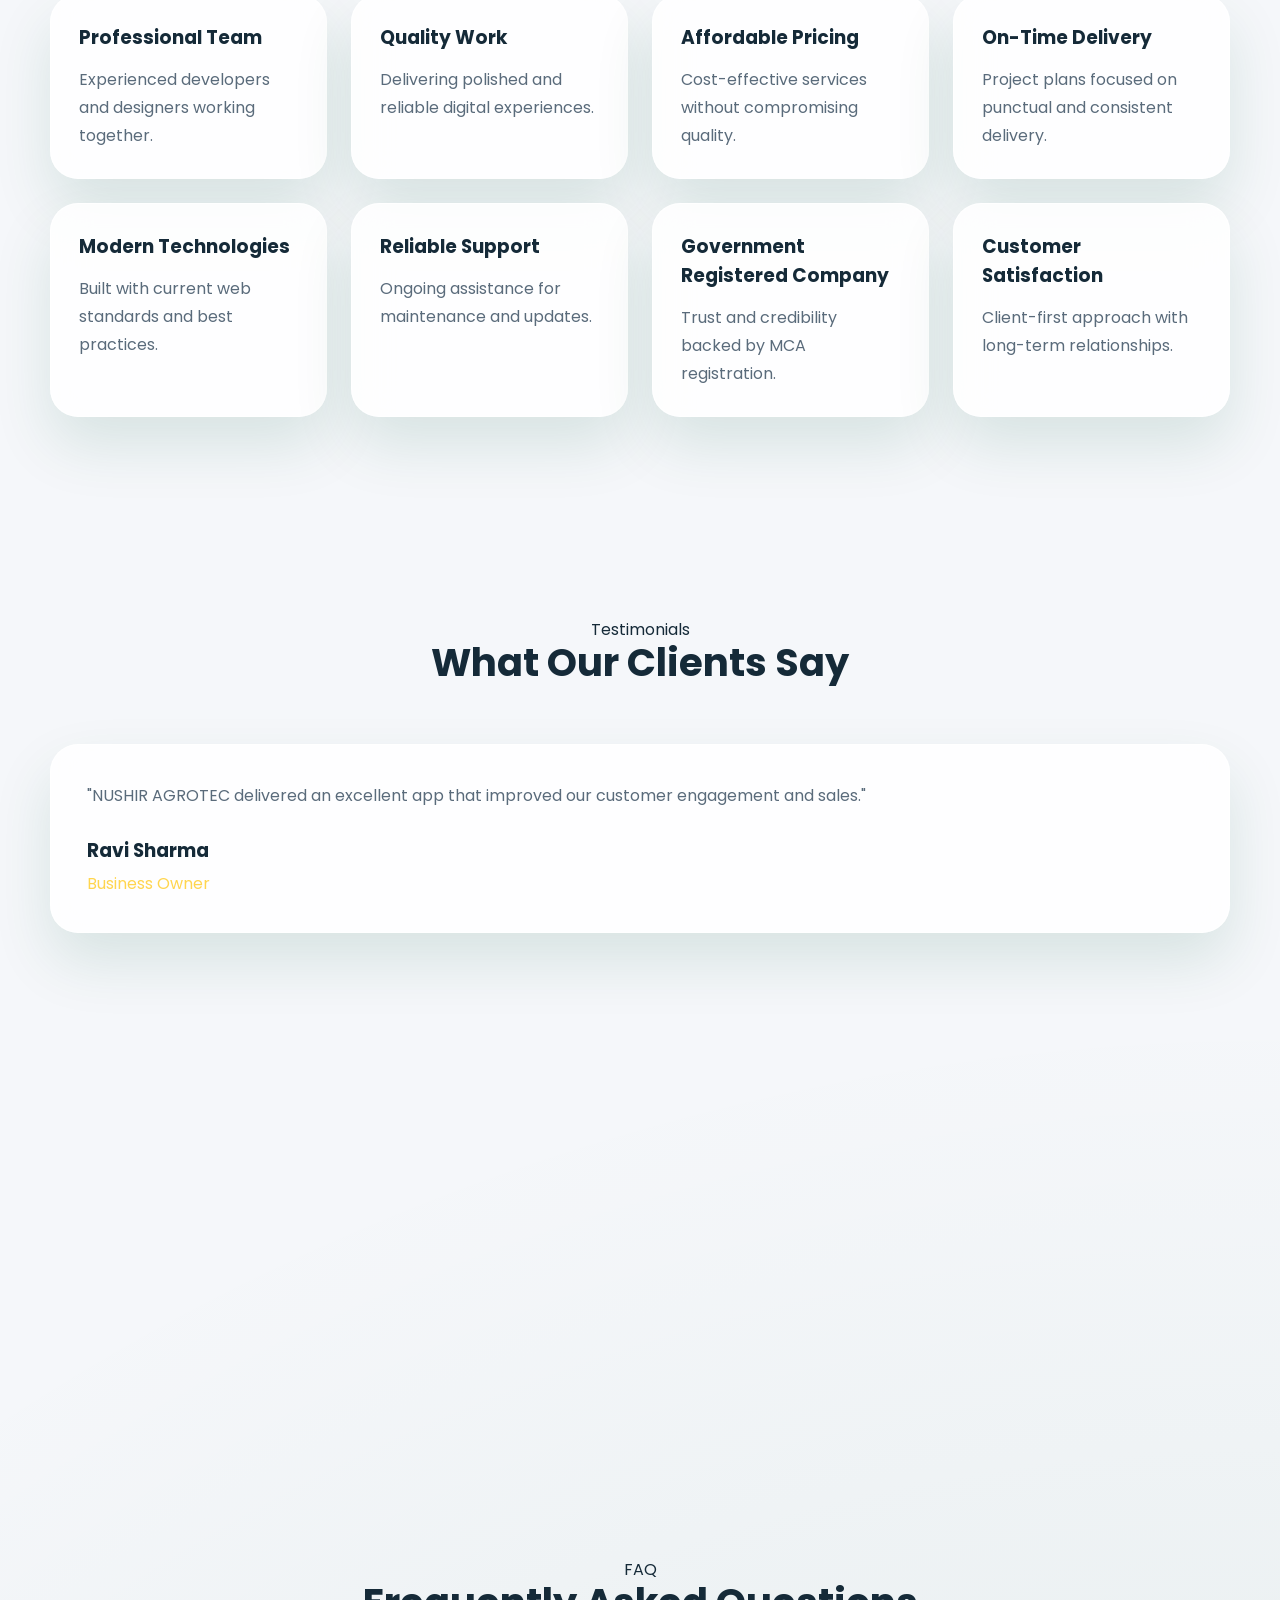
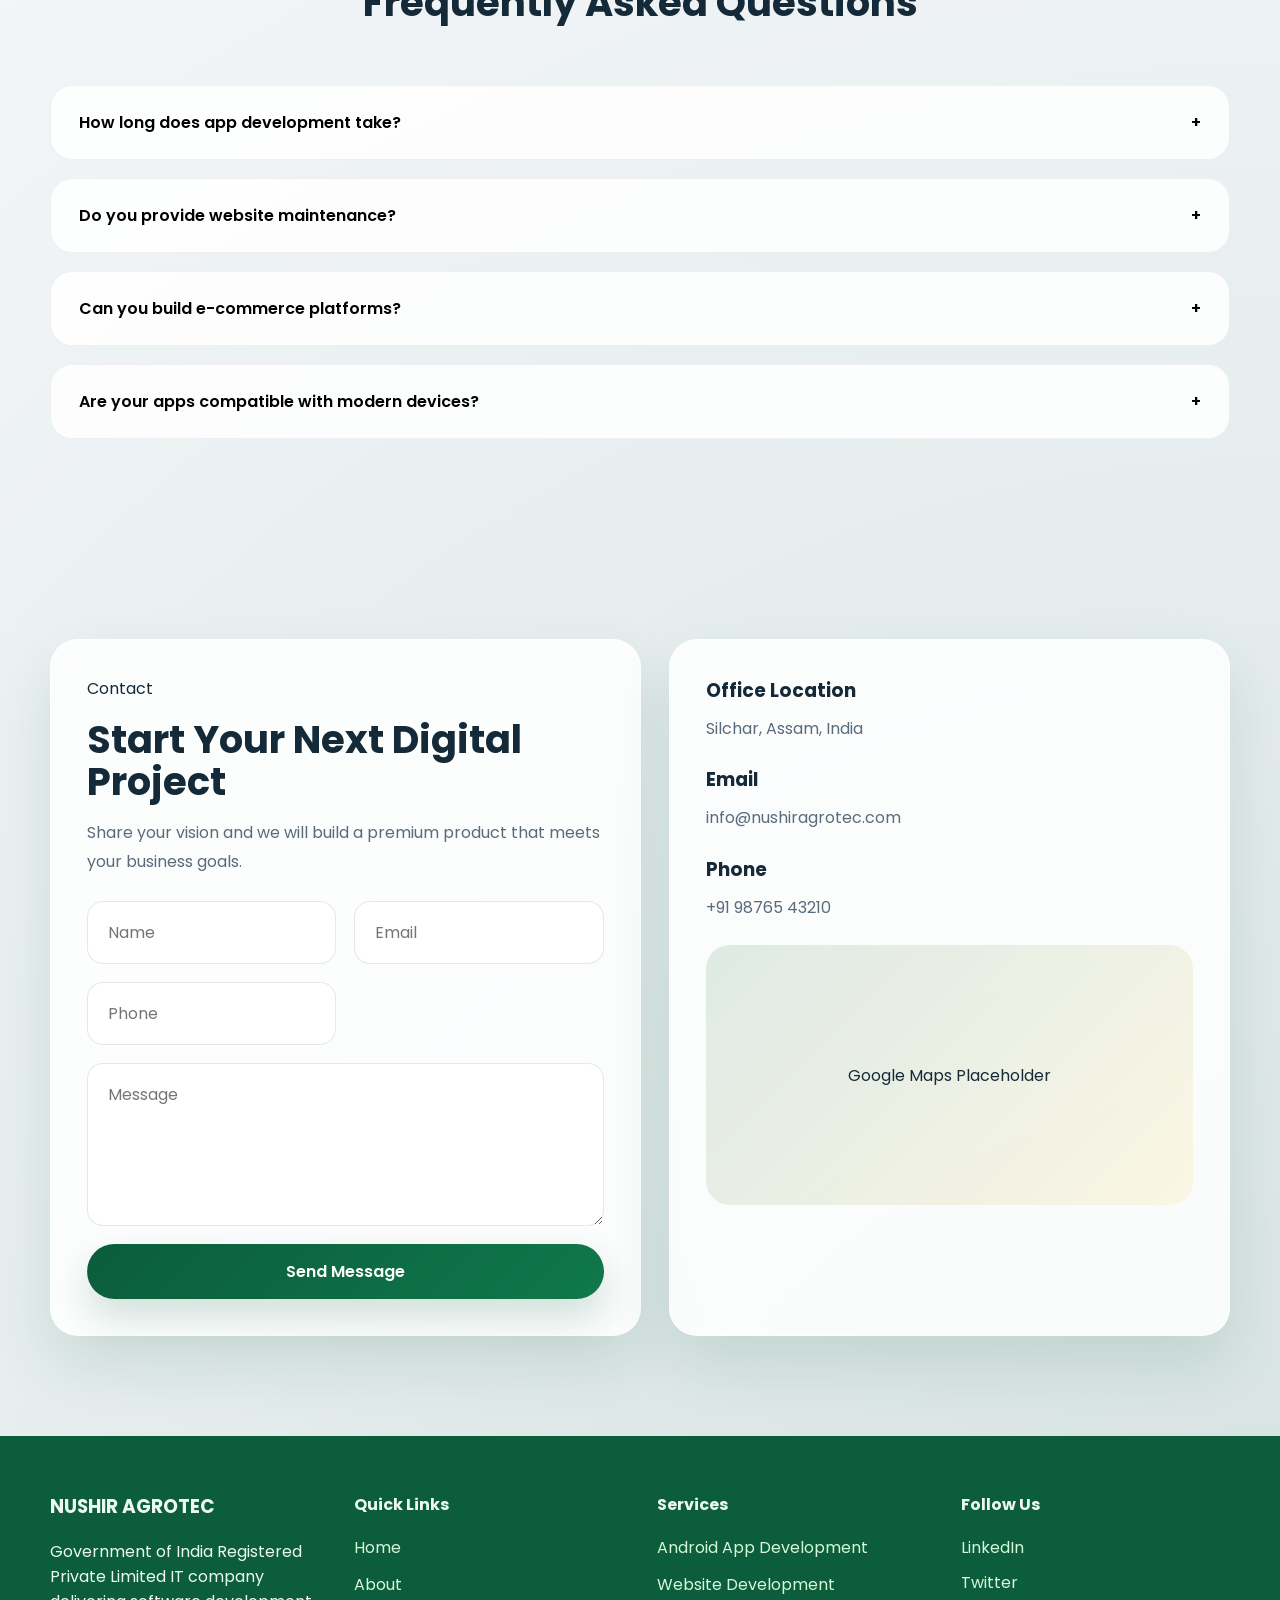
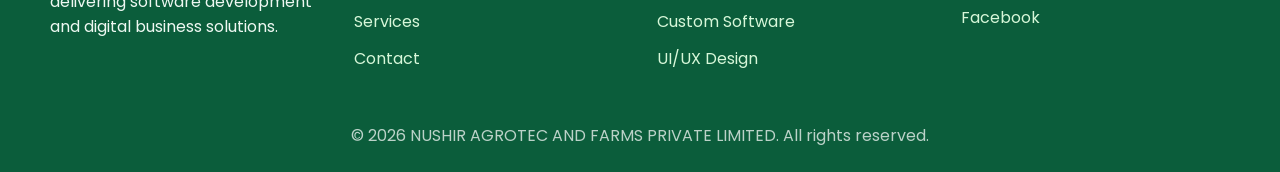
<file: site.html>
﻿<!DOCTYPE html>
<html lang="en">
<head>
<meta charset="UTF-8">
<meta name="viewport" content="width=device-width, initial-scale=1.0">
<title>Updated NUSHIR AGROTEC | Software & App Development</title>
<meta name="description" content="NUSHIR AGROTEC AND FARMS PRIVATE LIMITED is a Government of India registered IT company providing premium Android app, iOS app, website, custom software, and digital business solutions.">
<meta name="keywords" content="Android app development, iOS app development, Flutter development, website development, software development, UI UX design, API development, cloud solutions, business automation">
<meta property="og:title" content="NUSHIR AGROTEC AND FARMS PRIVATE LIMITED | Software & App Development">
<meta property="og:description" content="Professional software development, mobile apps, websites, and digital business solutions from a trusted Government of India registered company.">
<meta property="og:type" content="website">
<meta property="og:url" content="http://localhost:8000">
<meta property="og:image" content="assets/favicon.svg">
<meta name="twitter:card" content="summary_large_image">
<meta name="twitter:title" content="NUSHIR AGROTEC AND FARMS PRIVATE LIMITED | Software & App Development">
<meta name="twitter:description" content="Premium app and software development services from a trusted Government of India registered company.">
<link rel="icon" href="assets/favicon.svg" type="image/svg+xml">
<link rel="preconnect" href="https://fonts.googleapis.com">
<link rel="preconnect" href="https://fonts.gstatic.com" crossorigin>
<link href="https://fonts.googleapis.com/css2?family=Poppins:wght@300;400;500;600;700;800&display=swap" rel="stylesheet">
<link rel="stylesheet" href="style.css">
</head>
<body>
<div class="progress-wrap"><div class="progress-bar"></div></div>
<div class="preloader"><div class="loader-ring"></div></div>
<header class="header">
  <div class="container header-inner">
    <a href="#home" class="logo">
      <span class="brand-mark"></span>
      <div>
        <h1>NUSHIR AGROTEC</h1>
        <p>Registered Private Limited Company</p>
      </div>
    </a>
    <button class="nav-toggle" aria-label="Toggle navigation">
      <span></span><span></span><span></span>
    </button>
    <nav class="nav-menu">
      <a href="#home" class="nav-link">Home</a>
      <a href="#about" class="nav-link">About</a>
      <a href="#services" class="nav-link">Services</a>
      <a href="#portfolio" class="nav-link">Portfolio</a>
      <a href="#certificate" class="nav-link">Certificate</a>
      <a href="#why" class="nav-link">Why Choose Us</a>
      <a href="#contact" class="nav-link">Contact</a>
    </nav>
  </div>
</header>

<section id="home" class="hero-section">
  <div class="hero-overlay"></div>
  <div class="container hero-content">
    <p class="eyebrow">Government of India Registered Private Limited Company</p>
    <h2>Professional Software & App Development Solutions</h2>
    <p class="hero-copy">We build high-quality Android apps, websites, and digital solutions for startups, businesses, and enterprises.</p>
    <div class="hero-actions">
      <a href="#services" class="btn btn-primary">Our Services</a>
      <a href="#contact" class="btn btn-secondary">Contact Us</a>
    </div>
    <p class="typing-line"> <span class="typing-text"></span><span class="cursor">|</span></p>
    <div class="hero-highlights">
      <div class="highlight-card glass-card">
        <strong>UX-led design</strong>
        <span>Thoughtful interfaces built around real user journeys.</span>
      </div>
      <div class="highlight-card glass-card">
        <strong>Scalable systems</strong>
        <span>Reliable architecture for growth, speed, and maintainability.</span>
      </div>
      <div class="highlight-card glass-card">
        <strong>Trusted delivery</strong>
        <span>Professional execution from discovery to launch and support.</span>
      </div>
    </div>
  </div>
</section>

<section id="about" class="section about-section">
  <div class="container section-grid">
    <div class="about-card glass-card">
      <span class="section-label">About Company</span>
      <h2>Trusted IT & Software Development Partner</h2>
      <p>NUSHIR AGROTEC AND FARMS PRIVATE LIMITED is a Government of India registered Private Limited Company under MCA. We deliver premium software solutions with a focus on innovation, scalability, and modern digital experiences.</p>
      <ul class="about-list">
        <li>Professional mobile and web application development</li>
        <li>Custom software, API, and cloud-based solutions</li>
        <li>UI/UX design, business automation, and digital transformation</li>
      </ul>
    </div>
    <div class="about-stats">
      <div class="stat-card glass-card">
        <h3><span class="counter" data-target="32">0</span>+</h3>
        <p>Projects Delivered</p>
      </div>
      <div class="stat-card glass-card">
        <h3><span class="counter" data-target="18">0</span>+</h3>
        <p>Service Offerings</p>
      </div>
      <div class="stat-card glass-card">
        <h3><span class="counter" data-target="7">0</span>+</h3>
        <p>Years of Experience</p>
      </div>
    </div>
  </div>
</section>

<section class="section process-section">
  <div class="container">
    <div class="section-header">
      <span class="section-label">Our Approach</span>
      <h2>A clear, collaborative process from idea to launch</h2>
    </div>
    <div class="process-grid">
      <article class="process-card glass-card">
        <h3>01. Discovery</h3>
        <p>We understand your business goals, audience, and product needs before shaping the experience.</p>
      </article>
      <article class="process-card glass-card">
        <h3>02. Design & Build</h3>
        <p>We create elegant interfaces and develop scalable solutions with clean, maintainable code.</p>
      </article>
      <article class="process-card glass-card">
        <h3>03. Launch & Support</h3>
        <p>We ensure smooth deployment, ongoing improvements, and dependable support after launch.</p>
      </article>
    </div>
  </div>
</section>

<section id="services" class="section services-section">
  <div class="container">
    <div class="section-header">
      <span class="section-label">Our Services</span>
      <h2>Software, App, and Digital Business Solutions</h2>
    </div>
    <div class="services-grid">
      <article class="service-card glass-card">
        <div class="service-icon">A</div>
        <h3>Android App Development</h3>
        <p>High-performance Android applications designed for user engagement and growth.</p>
      </article>
      <article class="service-card glass-card">
        <div class="service-icon">i</div>
        <h3>iOS App Development</h3>
        <p>Modern mobile apps for iPhone and iPad with premium user experience.</p>
      </article>
      <article class="service-card glass-card">
        <div class="service-icon">F</div>
        <h3>Flutter App Development</h3>
        <p>Cross-platform apps built with Flutter for fast delivery and seamless performance.</p>
      </article>
      <article class="service-card glass-card">
        <div class="service-icon">W</div>
        <h3>Website Development</h3>
        <p>Beautiful responsive websites crafted to represent your brand and convert visitors.</p>
      </article>
      <article class="service-card glass-card">
        <div class="service-icon">S</div>
        <h3>Custom Software Development</h3>
        <p>Tailored software solutions that solve core business challenges.</p>
      </article>
      <article class="service-card glass-card">
        <div class="service-icon">U</div>
        <h3>UI/UX Design</h3>
        <p>Intuitive interface design combined with delightful user experiences.</p>
      </article>
      <article class="service-card glass-card">
        <div class="service-icon">P</div>
        <h3>API Development</h3>
        <p>Secure and scalable APIs for reliable integration across systems.</p>
      </article>
      <article class="service-card glass-card">
        <div class="service-icon">D</div>
        <h3>Database Design</h3>
        <p>Robust data models that support performance, security, and future growth.</p>
      </article>
      <article class="service-card glass-card">
        <div class="service-icon">C</div>
        <h3>Cloud Solutions</h3>
        <p>Cloud infrastructure and deployment strategies for resilient applications.</p>
      </article>
      <article class="service-card glass-card">
        <div class="service-icon">B</div>
        <h3>Business Automation</h3>
        <p>Workflow automation to increase efficiency and reduce manual effort.</p>
      </article>
      <article class="service-card glass-card">
        <div class="service-icon">E</div>
        <h3>E-commerce Website Development</h3>
        <p>Modern online stores optimized for sales, performance, and user trust.</p>
      </article>
      <article class="service-card glass-card">
        <div class="service-icon">P</div>
        <h3>Portfolio Website Development</h3>
        <p>Elegant portfolio sites that showcase your work and personal brand.</p>
      </article>
      <article class="service-card glass-card">
        <div class="service-icon">L</div>
        <h3>Landing Page Development</h3>
        <p>High-converting landing pages designed to capture leads and drive results.</p>
      </article>
      <article class="service-card glass-card">
        <div class="service-icon">C</div>
        <h3>Company Website Development</h3>
        <p>Corporate websites built for credibility, brand presence, and lead generation.</p>
      </article>
      <article class="service-card glass-card">
        <div class="service-icon">M</div>
        <h3>App Maintenance & Support</h3>
        <p>Ongoing support to keep your mobile apps secure, updated, and stable.</p>
      </article>
      <article class="service-card glass-card">
        <div class="service-icon">W</div>
        <h3>Website Maintenance</h3>
        <p>Reliable website care to ensure uptime, security, and continuous improvements.</p>
      </article>
      <article class="service-card glass-card">
        <div class="service-icon">F</div>
        <h3>Bug Fixing & Performance Optimization</h3>
        <p>Technical improvements that resolve issues and speed up digital products.</p>
      </article>
      <article class="service-card glass-card">
        <div class="service-icon">D</div>
        <h3>Digital Business Solutions</h3>
        <p>Complete digital transformation services for modern businesses.</p>
      </article>
    </div>
  </div>
</section>

<section id="portfolio" class="section portfolio-section">
  <div class="container">
    <div class="section-header">
      <span class="section-label">Our Portfolio</span>
      <h2>Selected Projects</h2>
    </div>
    <div class="portfolio-grid">
      <article class="portfolio-card glass-card">
        <div class="portfolio-preview"></div>
        <h3>Business Website</h3>
        <p>Corporate website designed for modern businesses and professional branding.</p>
      </article>
      <article class="portfolio-card glass-card">
        <div class="portfolio-preview"></div>
        <h3>Android App</h3>
        <p>Mobile application with intuitive navigation and polished design.</p>
      </article>
      <article class="portfolio-card glass-card">
        <div class="portfolio-preview"></div>
        <h3>E-Commerce Website</h3>
        <p>Online shopping platform built for performance and conversion.</p>
      </article>
      <article class="portfolio-card glass-card">
        <div class="portfolio-preview"></div>
        <h3>Company Website</h3>
        <p>Professional web presence for enterprise-level organizations.</p>
      </article>
      <article class="portfolio-card glass-card">
        <div class="portfolio-preview"></div>
        <h3>Portfolio Website</h3>
        <p>Personal portfolio site crafted to highlight expertise and work.</p>
      </article>
    </div>
  </div>
</section>

<section id="certificate" class="section certificate-section">
  <div class="container section-grid">
    <div class="certificate-card glass-card">
      <span class="section-label">Certificate</span>
      <h2>Government of India Registered</h2>
      <p>Ministry of Corporate Affairs · Registered Private Limited Company</p>
      <div class="certificate-details">
        <div>
          <span>Company Incorporated</span>
          <strong>26 December 2021</strong>
        </div>
        <div>
          <span>Registration</span>
          <strong>Ministry of Corporate Affairs</strong>
        </div>
      </div>
      <p class="certificate-note">Company registration information is used to build trust while protecting sensitive details.</p>
      <a href="#contact" class="btn btn-primary">View Certificate</a>
    </div>
    <div class="certificate-visual glass-card">
      <div class="certificate-placeholder">
        <span>Certificate Image Placeholder</span>
      </div>
    </div>
  </div>
</section>

<section id="why" class="section why-section">
  <div class="container">
    <div class="section-header">
      <span class="section-label">Why Choose Us</span>
      <h2>Reasons to Trust Our Digital Expertise</h2>
    </div>
    <div class="why-grid">
      <div class="why-card glass-card"><h3>Professional Team</h3><p>Experienced developers and designers working together.</p></div>
      <div class="why-card glass-card"><h3>Quality Work</h3><p>Delivering polished and reliable digital experiences.</p></div>
      <div class="why-card glass-card"><h3>Affordable Pricing</h3><p>Cost-effective services without compromising quality.</p></div>
      <div class="why-card glass-card"><h3>On-Time Delivery</h3><p>Project plans focused on punctual and consistent delivery.</p></div>
      <div class="why-card glass-card"><h3>Modern Technologies</h3><p>Built with current web standards and best practices.</p></div>
      <div class="why-card glass-card"><h3>Reliable Support</h3><p>Ongoing assistance for maintenance and updates.</p></div>
      <div class="why-card glass-card"><h3>Government Registered Company</h3><p>Trust and credibility backed by MCA registration.</p></div>
      <div class="why-card glass-card"><h3>Customer Satisfaction</h3><p>Client-first approach with long-term relationships.</p></div>
    </div>
  </div>
</section>

<section class="section testimonials-section">
  <div class="container">
    <div class="section-header">
      <span class="section-label">Testimonials</span>
      <h2>What Our Clients Say</h2>
    </div>
    <div class="testimonial-slider">
      <article class="testimonial-card active glass-card">
        <p>"NUSHIR AGROTEC delivered an excellent app that improved our customer engagement and sales."</p>
        <h3>Ravi Sharma</h3>
        <span>Business Owner</span>
      </article>
      <article class="testimonial-card glass-card">
        <p>"The website development process was smooth, and the final product looks premium and modern."</p>
        <h3>Priya Das</h3>
        <span>Marketing Head</span>
      </article>
      <article class="testimonial-card glass-card">
        <p>"Their custom software solution helped us automate key workflows and save time."</p>
        <h3>Arjun Singh</h3>
        <span>Operations Manager</span>
      </article>
    </div>
  </div>
</section>

<section class="section faq-section">
  <div class="container">
    <div class="section-header">
      <span class="section-label">FAQ</span>
      <h2>Frequently Asked Questions</h2>
    </div>
    <div class="faq-grid">
      <div class="faq-item">
        <button class="faq-question"><span>How long does app development take?</span><span class="faq-icon">+</span></button>
        <div class="faq-content"><p>App development timelines vary depending on complexity, but most projects complete in 6–12 weeks.</p></div>
      </div>
      <div class="faq-item">
        <button class="faq-question"><span>Do you provide website maintenance?</span><span class="faq-icon">+</span></button>
        <div class="faq-content"><p>Yes, we offer website maintenance, bug fixing, updates, and performance optimization packages.</p></div>
      </div>
      <div class="faq-item">
        <button class="faq-question"><span>Can you build e-commerce platforms?</span><span class="faq-icon">+</span></button>
        <div class="faq-content"><p>Absolutely. We build e-commerce websites with secure payment integration and user-friendly shopping experiences.</p></div>
      </div>
      <div class="faq-item">
        <button class="faq-question"><span>Are your apps compatible with modern devices?</span><span class="faq-icon">+</span></button>
        <div class="faq-content"><p>Yes, we design apps for current Android and iOS standards, ensuring compatibility and performance.</p></div>
      </div>
    </div>
  </div>
</section>

<section id="contact" class="section contact-section">
  <div class="container section-grid">
    <div class="contact-card glass-card">
      <span class="section-label">Contact</span>
      <h2>Start Your Next Digital Project</h2>
      <p>Share your vision and we will build a premium product that meets your business goals.</p>
      <form class="contact-form">
        <div class="form-row">
          <input type="text" placeholder="Name" required>
          <input type="email" placeholder="Email" required>
        </div>
        <div class="form-row">
          <input type="tel" placeholder="Phone" required>
        </div>
        <textarea placeholder="Message" rows="5" required></textarea>
        <button type="submit" class="btn btn-primary">Send Message</button>
      </form>
    </div>
    <div class="contact-info glass-card">
      <div class="contact-block">
        <h3>Office Location</h3>
        <p>Silchar, Assam, India</p>
      </div>
      <div class="contact-block">
        <h3>Email</h3>
        <p>info@nushiragrotec.com</p>
      </div>
      <div class="contact-block">
        <h3>Phone</h3>
        <p>+91 98765 43210</p>
      </div>
      <div class="contact-map">
        <span>Google Maps Placeholder</span>
      </div>
    </div>
  </div>
</section>

<footer class="footer">
  <div class="container footer-grid">
    <div>
      <h3>NUSHIR AGROTEC</h3>
      <p>Government of India Registered Private Limited IT company delivering software development and digital business solutions.</p>
    </div>
    <div>
      <h4>Quick Links</h4>
      <a href="#home">Home</a>
      <a href="#about">About</a>
      <a href="#services">Services</a>
      <a href="#contact">Contact</a>
    </div>
    <div>
      <h4>Services</h4>
      <a href="#services">Android App Development</a>
      <a href="#services">Website Development</a>
      <a href="#services">Custom Software</a>
      <a href="#services">UI/UX Design</a>
    </div>
    <div>
      <h4>Follow Us</h4>
      <div class="social-links">
        <a href="#">LinkedIn</a>
        <a href="#">Twitter</a>
        <a href="#">Facebook</a>
      </div>
    </div>
  </div>
  <p class="footer-note">© 2026 NUSHIR AGROTEC AND FARMS PRIVATE LIMITED. All rights reserved.</p>
</footer>

<button class="scroll-top" aria-label="Scroll to top">↑</button>
<a class="whatsapp-float" href="https://wa.me/919876543210" target="_blank" aria-label="WhatsApp">
  <span>Chat</span>
</a>
<script src="script.js"></script>
</body>
</html>
</file>
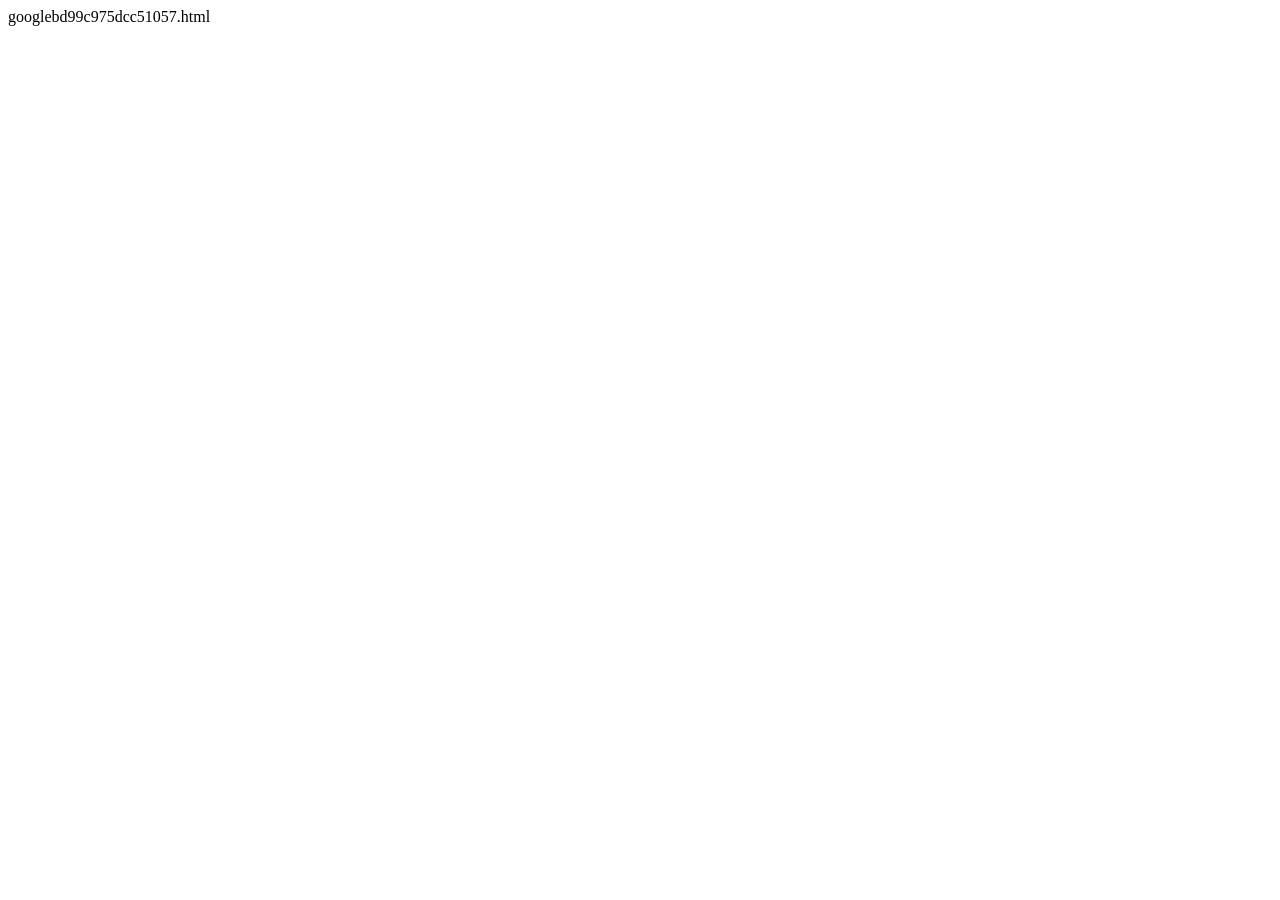
<file: vf.html>
<!doctype html>
<html lang="en">
  <head>
    <meta charset="utf-8">
    <meta name="google-site-verification" content="bd99c975dcc51057" />
    <title>googlebd99c975dcc51057</title>
  </head>
  <body>
    googlebd99c975dcc51057.html
  </body>
</html>
</file>
<file: style.css>
﻿* {
  margin: 0;
  padding: 0;
  box-sizing: border-box;
  font-family: 'Poppins', sans-serif;
}

:root {
  --bg: #F5F7FA;
  --surface: rgba(255, 255, 255, 0.86);
  --surface-strong: #ffffff;
  --primary: #0B5D3B;
  --secondary: #FFD54F;
  --text: #152A38;
  --muted: #5A6B7B;
  --shadow: 0 28px 60px rgba(11, 93, 59, 0.12);
}

html {
  scroll-behavior: smooth;
}

body {
  min-height: 100vh;
  background: radial-gradient(circle at top left, rgba(255, 213, 79, 0.18), transparent 18%),
    radial-gradient(circle at bottom right, rgba(11, 93, 59, 0.14), transparent 24%),
    var(--bg);
  color: var(--text);
}

img {
  max-width: 100%;
  display: block;
}

a {
  color: inherit;
  text-decoration: none;
}

button,
input,
textarea {
  font: inherit;
}

.container {
  width: min(1180px, calc(100% - 40px));
  margin: 0 auto;
}

.progress-wrap {
  position: fixed;
  inset: 0 0 auto 0;
  height: 4px;
  background: rgba(255, 255, 255, 0.5);
  z-index: 9999;
}

.progress-bar {
  width: 0;
  height: 100%;
  background: linear-gradient(90deg, var(--primary), var(--secondary));
}

.preloader {
  position: fixed;
  inset: 0;
  display: grid;
  place-items: center;
  background: #fff;
  z-index: 9998;
  transition: opacity 0.4s ease, visibility 0.4s ease;
}

body.loaded .preloader {
  opacity: 0;
  visibility: hidden;
}

.loader-ring {
  width: 72px;
  height: 72px;
  border: 8px solid rgba(11, 93, 59, 0.14);
  border-top-color: var(--primary);
  border-radius: 50%;
  animation: spin 1.2s linear infinite;
}

@keyframes spin {
  to {
    transform: rotate(360deg);
  }
}

.header {
  position: sticky;
  top: 0;
  z-index: 1000;
  background: rgba(255, 255, 255, 0.82);
  backdrop-filter: blur(18px);
  border-bottom: 1px solid rgba(15, 23, 42, 0.08);
}

.header-inner {
  display: flex;
  align-items: center;
  justify-content: space-between;
  gap: 24px;
  padding: 22px 0;
}

.logo {
  display: inline-flex;
  align-items: center;
  gap: 14px;
}

.brand-mark {
  width: 48px;
  height: 48px;
  border-radius: 18px;
  background: linear-gradient(135deg, var(--primary), var(--secondary));
  box-shadow: var(--shadow);
}

.logo h1 {
  font-size: 1rem;
  letter-spacing: 0.08em;
}

.logo p {
  font-size: 0.82rem;
  color: var(--muted);
  margin-top: 4px;
}

.nav-toggle {
  display: none;
  border: none;
  background: transparent;
  cursor: pointer;
}

.nav-toggle span {
  display: block;
  width: 26px;
  height: 2px;
  background: var(--text);
  margin: 5px 0;
  transition: transform 0.3s ease;
}

.nav-menu {
  display: flex;
  align-items: center;
  gap: 28px;
}

.nav-link {
  font-weight: 500;
  color: var(--text);
  transition: color 0.3s ease;
}

.nav-link:hover {
  color: var(--primary);
}

.hero-section {
  position: relative;
  min-height: 100vh;
  display: grid;
  place-items: center;
  padding: 120px 0 90px;
  overflow: hidden;
}

.hero-overlay {
  position: absolute;
  inset: 0;
  background: linear-gradient(180deg, rgba(11, 93, 59, 0.2), rgba(255, 255, 255, 0.04));
  pointer-events: none;
}

.hero-content {
  position: relative;
  z-index: 1;
  text-align: center;
  max-width: 760px;
  padding: 0 16px;
}

.eyebrow {
  display: inline-flex;
  color: var(--primary);
  font-weight: 700;
  text-transform: uppercase;
  letter-spacing: 0.18em;
  font-size: 0.78rem;
  margin-bottom: 16px;
}

.hero-section h2 {
  font-size: clamp(2.9rem, 5vw, 4.5rem);
  line-height: 1.02;
  letter-spacing: -0.04em;
  margin-bottom: 24px;
}

.hero-copy {
  font-size: 1.05rem;
  color: var(--muted);
  line-height: 1.85;
  margin-bottom: 32px;
}

.hero-actions {
  display: inline-flex;
  flex-wrap: wrap;
  gap: 16px;
  justify-content: center;
  margin-bottom: 28px;
}

.btn {
  display: inline-flex;
  align-items: center;
  justify-content: center;
  padding: 14px 28px;
  border-radius: 999px;
  border: 1px solid transparent;
  font-weight: 600;
  transition: transform 0.3s ease, box-shadow 0.3s ease, background-color 0.3s ease;
}

.btn:hover {
  transform: translateY(-2px);
}

.btn-primary {
  background: linear-gradient(135deg, var(--primary), #0F784B);
  color: #fff;
  box-shadow: 0 18px 36px rgba(11, 93, 59, 0.18);
}

.btn-secondary {
  background: transparent;
  color: var(--primary);
  border-color: rgba(11, 93, 59, 0.16);
}

.typing-line {
  display: inline-flex;
  gap: 10px;
  font-size: 1rem;
  color: var(--muted);
  align-items: center;
}

.cursor {
  animation: blink 0.85s infinite;
}

@keyframes blink {
  0%, 100% { opacity: 0; }
  50% { opacity: 1; }
}

.section {
  padding: 100px 0;
}

.section-header {
  text-align: center;
  margin-bottom: 60px;
}

.section h2 {
  font-size: clamp(2rem, 3vw, 3rem);
  max-width: 700px;
  margin: 0 auto;
  line-height: 1.1;
}

.section-grid {
  display: grid;
  gap: 28px;
}

.glass-card {
  background: var(--surface);
  border: 1px solid rgba(255, 255, 255, 0.72);
  border-radius: 28px;
  box-shadow: var(--shadow);
  backdrop-filter: blur(18px);
}

.about-section .section-grid {
  grid-template-columns: 1.3fr 0.9fr;
  align-items: center;
}

.about-card {
  padding: 40px;
}

.about-card h2 {
  margin: 18px 0 24px;
}

.about-card p {
  color: var(--muted);
  line-height: 1.8;
  margin-bottom: 24px;
}

.about-list {
  list-style: none;
  display: grid;
  gap: 12px;
}

.about-list li {
  position: relative;
  padding-left: 30px;
  color: var(--text);
}

.about-list li::before {
  content: '✓';
  position: absolute;
  left: 0;
  top: 0;
  color: var(--secondary);
  font-weight: 700;
}

.about-stats {
  display: grid;
  gap: 20px;
}

.stat-card {
  padding: 30px;
  text-align: center;
}

.stat-card h3 {
  font-size: 2.5rem;
  color: var(--primary);
  margin-bottom: 12px;
}

.stat-card p {
  color: var(--muted);
}

.services-grid {
  display: grid;
  grid-template-columns: repeat(auto-fit, minmax(260px, 1fr));
  gap: 24px;
}

.service-card {
  padding: 28px;
  min-height: 220px;
  display: grid;
  gap: 18px;
  transition: transform 0.35s ease, box-shadow 0.35s ease;
}

.service-card:hover {
  transform: translateY(-10px);
  box-shadow: 0 30px 80px rgba(11, 93, 59, 0.14);
}

.service-icon {
  width: 52px;
  height: 52px;
  border-radius: 18px;
  background: linear-gradient(145deg, rgba(11, 93, 59, 0.14), rgba(255, 213, 79, 0.22));
  display: grid;
  place-items: center;
  font-weight: 700;
  color: var(--primary);
  font-size: 1.3rem;
}

.service-card h3 {
  font-size: 1.25rem;
}

.service-card p {
  color: var(--muted);
  line-height: 1.8;
}

.portfolio-grid {
  display: grid;
  grid-template-columns: repeat(auto-fit, minmax(260px, 1fr));
  gap: 24px;
}

.portfolio-card {
  overflow: hidden;
}

.portfolio-preview {
  min-height: 210px;
  background: linear-gradient(135deg, rgba(11,93,59,0.15), rgba(255,213,79,0.18));
  border-radius: 24px;
  margin-bottom: 22px;
  display: grid;
  place-items: center;
  color: var(--primary);
  font-weight: 700;
}

.portfolio-card h3 {
  margin-bottom: 12px;
}

.portfolio-card p {
  color: var(--muted);
  line-height: 1.75;
}

.certificate-section .section-grid {
  grid-template-columns: 1fr 0.9fr;
  align-items: center;
  gap: 32px;
}

.certificate-card {
  padding: 40px;
}

.certificate-card h2 {
  margin-top: 18px;
}

.certificate-details {
  display: grid;
  gap: 18px;
  margin: 28px 0 22px;
}

.certificate-details div {
  display: flex;
  justify-content: space-between;
  align-items: center;
  background: rgba(11, 93, 59, 0.06);
  border-radius: 18px;
  padding: 18px 20px;
}

.certificate-details span {
  color: var(--muted);
}

.certificate-details strong {
  color: var(--text);
}

.certificate-note {
  color: var(--muted);
  line-height: 1.8;
  margin-bottom: 24px;
}

.certificate-visual {
  padding: 36px;
}

.certificate-placeholder {
  min-height: 400px;
  border-radius: 28px;
  border: 1px dashed rgba(11, 93, 59, 0.24);
  display: grid;
  place-items: center;
  color: var(--muted);
  text-align: center;
  padding: 18px;
}

.why-grid {
  display: grid;
  grid-template-columns: repeat(auto-fit, minmax(240px, 1fr));
  gap: 24px;
}

.why-card {
  padding: 28px;
  min-height: 180px;
  transition: transform 0.3s ease, box-shadow 0.3s ease;
}

.why-card:hover {
  transform: translateY(-8px);
  box-shadow: 0 30px 55px rgba(11, 93, 59, 0.12);
}

.why-card h3 {
  margin-bottom: 14px;
}

.why-card p {
  color: var(--muted);
  line-height: 1.75;
}

.testimonial-slider {
  display: grid;
  gap: 24px;
}

.testimonial-card {
  padding: 36px;
  position: relative;
  opacity: 0;
  transform: translateY(20px);
  transition: opacity 0.5s ease, transform 0.5s ease;
}

.testimonial-card.active {
  opacity: 1;
  transform: translateY(0);
}

.testimonial-card p {
  color: var(--muted);
  line-height: 1.9;
  margin-bottom: 24px;
}

.testimonial-card h3 {
  margin-bottom: 6px;
}

.testimonial-card span {
  color: var(--secondary);
}

.faq-grid {
  display: grid;
  gap: 18px;
}

.faq-item {
  border-radius: 22px;
  overflow: hidden;
  background: var(--surface);
  border: 1px solid rgba(15, 23, 42, 0.06);
}

.faq-question {
  width: 100%;
  border: none;
  background: transparent;
  padding: 24px 28px;
  display: flex;
  align-items: center;
  justify-content: space-between;
  font-size: 1rem;
  font-weight: 600;
  cursor: pointer;
}

.faq-content {
  max-height: 0;
  overflow: hidden;
  transition: max-height 0.35s ease;
  padding: 0 28px;
}

.faq-content p {
  color: var(--muted);
  line-height: 1.75;
  padding-bottom: 24px;
}

.contact-section .section-grid {
  grid-template-columns: 1fr 0.95fr;
  gap: 28px;
}

.contact-card,
.contact-info {
  padding: 36px;
}

.contact-card h2 {
  margin: 18px 0 16px;
}

.contact-card p {
  color: var(--muted);
  line-height: 1.8;
  margin-bottom: 24px;
}

.contact-form {
  display: grid;
  gap: 18px;
}

.form-row {
  display: grid;
  gap: 18px;
  grid-template-columns: repeat(2, minmax(0, 1fr));
}

.contact-form input,
.contact-form textarea {
  width: 100%;
  padding: 18px 20px;
  border: 1px solid rgba(15, 23, 42, 0.1);
  border-radius: 16px;
  background: #fff;
  color: var(--text);
}

.contact-form textarea {
  resize: vertical;
}

.contact-block {
  margin-bottom: 22px;
}

.contact-block h3 {
  margin-bottom: 10px;
}

.contact-block p {
  color: var(--muted);
  line-height: 1.8;
}

.contact-map {
  min-height: 260px;
  border-radius: 24px;
  background: linear-gradient(135deg, rgba(11, 93, 59, 0.12), rgba(255, 213, 79, 0.14));
  display: grid;
  place-items: center;
  color: var(--text);
  text-align: center;
  padding: 18px;
}

.footer {
  padding: 56px 0 24px;
  background: #0B5D3B;
  color: #eef8f2;
}

.footer-grid {
  display: grid;
  grid-template-columns: repeat(auto-fit, minmax(220px, 1fr));
  gap: 34px;
}

.footer h3,
.footer h4 {
  margin-bottom: 18px;
}

.footer a {
  display: block;
  margin-bottom: 12px;
  color: #d7f7d9;
}

.social-links a {
  margin-bottom: 10px;
}

.footer-note {
  margin-top: 40px;
  text-align: center;
  color: rgba(255, 255, 255, 0.72);
}

.scroll-top {
  position: fixed;
  right: 24px;
  bottom: 24px;
  width: 52px;
  height: 52px;
  border: none;
  border-radius: 50%;
  background: linear-gradient(135deg, var(--primary), var(--secondary));
  color: #fff;
  font-size: 1.2rem;
  cursor: pointer;
  opacity: 0;
  visibility: hidden;
  transform: translateY(12px);
  transition: opacity 0.3s ease, transform 0.3s ease, visibility 0.3s ease;
  z-index: 999;
}

.scroll-top.visible {
  opacity: 1;
  visibility: visible;
  transform: translateY(0);
}

.whatsapp-float {
  position: fixed;
  right: 24px;
  bottom: 96px;
  background: var(--secondary);
  color: var(--text);
  padding: 14px 18px;
  border-radius: 999px;
  box-shadow: 0 22px 50px rgba(255, 213, 79, 0.22);
  font-weight: 700;
  z-index: 999;
}

.whatsapp-float:hover {
  transform: translateY(-2px);
}

@media (max-width: 980px) {
  .about-section .section-grid,
  .certificate-section .section-grid,
  .contact-section .section-grid {
    grid-template-columns: 1fr;
  }

  .form-row {
    grid-template-columns: 1fr;
  }
}

@media (max-width: 820px) {
  .nav-menu {
    position: fixed;
    inset: 84px 16px auto auto;
    flex-direction: column;
    gap: 16px;
    background: rgba(255, 255, 255, 0.96);
    border-radius: 24px;
    padding: 18px 20px;
    box-shadow: var(--shadow);
    display: none;
    width: calc(100% - 32px);
  }

  .nav-menu.active {
    display: flex;
  }

  .nav-toggle {
    display: inline-flex;
  }

  .header-inner {
    align-items: center;
  }
}

@media (max-width: 640px) {
  .hero-actions {
    flex-direction: column;
  }

  .hero-copy {
    font-size: 1rem;
  }

  .service-card,
  .why-card,
  .portfolio-card,
  .testimonial-card,
  .stat-card,
  .contact-card,
  .contact-info,
  .certificate-card,
  .certificate-visual {
    padding: 24px;
  }
}
</file>
